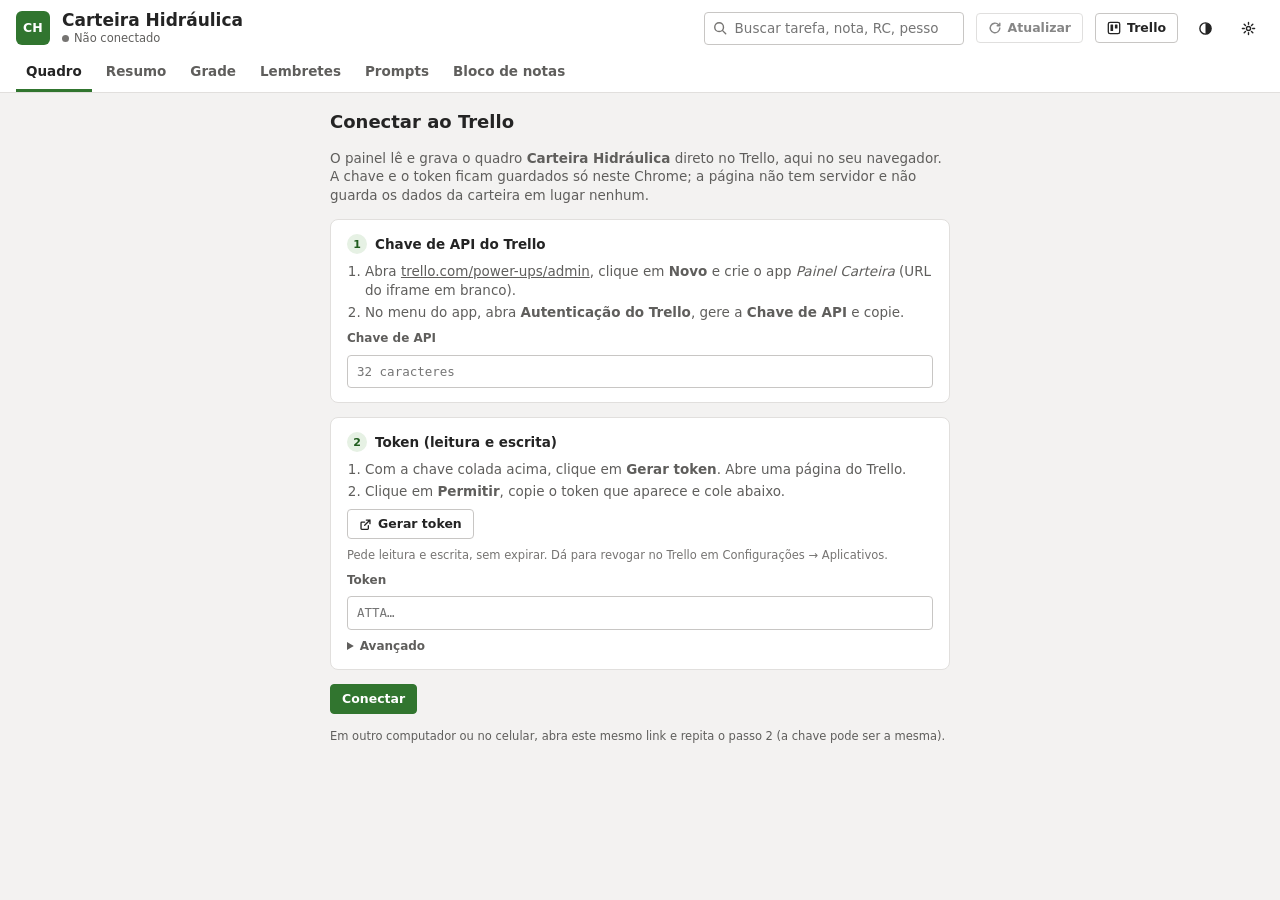
<file: index.html>
<!doctype html>
<html lang="pt-BR">
<head>
<meta charset="utf-8">
<meta name="viewport" content="width=device-width,initial-scale=1">
<meta name="robots" content="noindex,nofollow">
<meta name="referrer" content="no-referrer">
<meta http-equiv="Content-Security-Policy" content="default-src 'none'; script-src 'unsafe-inline'; style-src 'unsafe-inline'; connect-src https://api.trello.com; frame-src 'self'; img-src data:; base-uri 'none'; form-action 'none'">
<title>Carteira Hidráulica</title>
<link rel="icon" href="data:image/svg+xml,%3Csvg xmlns='http://www.w3.org/2000/svg' viewBox='0 0 32 32'%3E%3Crect width='32' height='32' rx='7' fill='%2331752f'/%3E%3Ctext x='16' y='21' font-family='Segoe UI,Arial' font-size='13' font-weight='700' fill='white' text-anchor='middle'%3ECH%3C/text%3E%3C/svg%3E">
<style>
:root{
  --bg:#f3f2f1; --surface:#ffffff; --surface-2:#faf9f8; --fg:#242424; --fg-2:#5f5e5c; --fg-3:#767472;
  --line:#e1dfdd; --line-2:#c8c6c4; --col-bg:#e9e7e4;
  --accent:#31752f; --accent-strong:#1f5c1d; --accent-soft:#e6f1e4; --on-accent:#ffffff;
  --late:#c4314b; --on-late:#ffffff; --late-bg:#fdf0f2; --late-bd:#eab0bb;
  --today:#c25000; --on-today:#ffffff; --today-bg:#fdf3eb; --today-bd:#f0c19d;
  --soon:#835c00; --soon-bg:#fbf4df;
  --urg:#b0008f; --on-urg:#ffffff; --urg-bg:#fcebf8; --urg-bd:#e5a3d8;
  --and:#8a6d00; --and-bg:#fbf1c7;
  --plat2:#0f6cbd; --plat2-bg:#e3eefa; --plat1:#7a4fb3; --plat1-bg:#efe7f9; --plat3:#a4511d; --plat3-bg:#fbede3;
  --wait-long:#3d5a80; --wait-long-bg:#e8eef6;
  --bar:#2f6db0; --bar-late:#c4314b; --track:#ecebe9;
  --shadow:0 1px 2px rgba(0,0,0,.08),0 0 1px rgba(0,0,0,.12);
  --shadow-h:0 4px 11.5px rgba(0,0,0,.13),0 0 2px rgba(0,0,0,.12);
  --scrim:rgba(0,0,0,.28);
  --font:"Segoe UI",system-ui,-apple-system,"Helvetica Neue",Arial,sans-serif;
  color-scheme:light;
}
@media (prefers-color-scheme: dark){:root:not([data-theme="light"]){
  --bg:#1b1a19; --surface:#2a2928; --surface-2:#242322; --fg:#f3f2f1; --fg-2:#c8c6c4; --fg-3:#a19f9d;
  --line:#3b3a39; --line-2:#5c5a58; --col-bg:#232221;
  --accent:#6fb46d; --accent-strong:#93cf90; --accent-soft:#22361f; --on-accent:#0c1e0b;
  --late:#ff8597; --on-late:#2b0b11; --late-bg:#3a1d23; --late-bd:#6e2f3b;
  --today:#f4a161; --on-today:#2b1505; --today-bg:#38281b; --today-bd:#6b4527;
  --soon:#e2bf63; --soon-bg:#322d1a;
  --urg:#f28ee0; --on-urg:#2b0625; --urg-bg:#37182f; --urg-bd:#6e2c61;
  --and:#e8cf6a; --and-bg:#353016;
  --plat2:#86bbf0; --plat2-bg:#1b2e44; --plat1:#c4a8ee; --plat1-bg:#2e2342; --plat3:#f0a877; --plat3-bg:#3c291c;
  --wait-long:#9fbbe0; --wait-long-bg:#1f2a3a;
  --bar:#4f8fd6; --bar-late:#e5566e; --track:#353433;
  --shadow:0 1px 2px rgba(0,0,0,.5),0 0 1px rgba(0,0,0,.6);
  --shadow-h:0 4px 13.5px rgba(0,0,0,.55),0 0 2px rgba(0,0,0,.6);
  --scrim:rgba(0,0,0,.5);
  color-scheme:dark;
}}
:root[data-theme="dark"]{
  --bg:#1b1a19; --surface:#2a2928; --surface-2:#242322; --fg:#f3f2f1; --fg-2:#c8c6c4; --fg-3:#a19f9d;
  --line:#3b3a39; --line-2:#5c5a58; --col-bg:#232221;
  --accent:#6fb46d; --accent-strong:#93cf90; --accent-soft:#22361f; --on-accent:#0c1e0b;
  --late:#ff8597; --on-late:#2b0b11; --late-bg:#3a1d23; --late-bd:#6e2f3b;
  --today:#f4a161; --on-today:#2b1505; --today-bg:#38281b; --today-bd:#6b4527;
  --soon:#e2bf63; --soon-bg:#322d1a;
  --urg:#f28ee0; --on-urg:#2b0625; --urg-bg:#37182f; --urg-bd:#6e2c61;
  --and:#e8cf6a; --and-bg:#353016;
  --plat2:#86bbf0; --plat2-bg:#1b2e44; --plat1:#c4a8ee; --plat1-bg:#2e2342; --plat3:#f0a877; --plat3-bg:#3c291c;
  --wait-long:#9fbbe0; --wait-long-bg:#1f2a3a;
  --bar:#4f8fd6; --bar-late:#e5566e; --track:#353433;
  --shadow:0 1px 2px rgba(0,0,0,.5),0 0 1px rgba(0,0,0,.6);
  --shadow-h:0 4px 13.5px rgba(0,0,0,.55),0 0 2px rgba(0,0,0,.6);
  --scrim:rgba(0,0,0,.5);
  color-scheme:dark;
}
*{box-sizing:border-box}
html,body{height:100%;margin:0}
body{background:var(--bg);color:var(--fg);font-family:var(--font);font-size:13.5px;line-height:1.4;-webkit-font-smoothing:antialiased}
button,input,select{font:inherit;color:inherit}
button{cursor:pointer}
a{color:inherit}
:focus-visible{outline:2px solid var(--accent);outline-offset:2px}
.num{font-variant-numeric:tabular-nums}
[hidden]{display:none!important}

/* ---------- barra do plano ---------- */
.app{display:flex;flex-direction:column;height:100%;min-height:0}
.top{background:var(--surface);border-bottom:1px solid var(--line);padding:10px 16px 0;display:flex;flex-direction:column;gap:8px}
.plan-row{display:flex;align-items:center;gap:12px;flex-wrap:wrap}
.tile{width:34px;height:34px;border-radius:6px;background:var(--accent);color:var(--on-accent);display:grid;place-items:center;font-weight:700;font-size:12.5px;letter-spacing:.02em;flex:none}
.plan-name{min-width:0}
.plan-name h1{margin:0;font-size:17px;font-weight:700;line-height:1.2}
.plan-name p{margin:0;font-size:11.5px;color:var(--fg-2);display:flex;gap:6px;align-items:center;flex-wrap:wrap}
.sync{display:inline-flex;align-items:center;gap:5px}
.sync i{width:7px;height:7px;border-radius:50%;background:var(--accent);display:inline-block}
.sync.err i{background:var(--late)}
.sync.off i{background:var(--fg-3)}
.sync.busy i{background:var(--today);animation:pulse 1s ease-in-out infinite}
@keyframes pulse{50%{opacity:.3}}
@media (prefers-reduced-motion:reduce){.sync.busy i{animation:none}}
.spacer{flex:1}
.search{display:flex;align-items:center;gap:6px;border:1px solid var(--line-2);border-radius:4px;padding:5px 8px;background:var(--surface);min-width:0;flex:0 1 260px}
.search input{border:0;background:transparent;outline:0;min-width:0;width:100%}
.search svg{flex:none;color:var(--fg-3)}
.btn{border:1px solid var(--line-2);background:var(--surface);border-radius:4px;padding:5.5px 11px;font-weight:600;font-size:12.5px;display:inline-flex;align-items:center;gap:6px;white-space:nowrap;text-decoration:none}
.btn:hover{background:var(--surface-2)}
.btn.primary{background:var(--accent);border-color:var(--accent);color:var(--on-accent)}
.btn.primary:hover{background:var(--accent-strong);border-color:var(--accent-strong)}
.btn.ghost{border-color:transparent;background:transparent}
.btn.ghost:hover{background:var(--surface-2)}
.btn.icon{padding:5.5px 7px}
.btn:disabled{opacity:.55;cursor:default}
.tabs-row{display:flex;align-items:flex-end;gap:8px;flex-wrap:wrap}
.tabs{display:flex;gap:4px;overflow-x:auto;scrollbar-width:none}
.tab{border:0;background:transparent;padding:7.5px 10px 8.5px;font-weight:600;color:var(--fg-2);border-bottom:3px solid transparent;white-space:nowrap}
a.tab{text-decoration:none;display:inline-block}
.tab[aria-selected="true"]{color:var(--fg);border-bottom-color:var(--accent)}
.tab:hover{color:var(--fg)}
.ro-tag{margin-left:auto;align-self:center;font-size:11px;font-weight:600;color:var(--fg-3);padding-bottom:6px;display:inline-flex;gap:5px;align-items:center}

/* ---------- faixa de lembretes ---------- */
.strip{display:flex;gap:8px;padding:9.5px 16px;flex-wrap:wrap;align-items:center;border-bottom:1px solid var(--line);background:var(--surface-2)}
.chip{border:1px solid var(--line-2);background:var(--surface);border-radius:999px;padding:4px 10px;font-size:12px;display:inline-flex;align-items:center;gap:6px;font-weight:500}
.chip b{font-weight:700}
.chip[aria-pressed="true"]{outline:2px solid var(--fg);outline-offset:0}
.chip.late{background:var(--late-bg);border-color:var(--late-bd);color:var(--late)}
.chip.today{background:var(--today-bg);border-color:var(--today-bd);color:var(--today)}
.chip.soon{background:var(--soon-bg);color:var(--soon)}
.chip.urg{background:var(--urg-bg);border-color:var(--urg-bd);color:var(--urg)}
.chip.and{background:var(--and-bg);color:var(--and)}
.dot{width:7.5px;height:7.5px;border-radius:50%;background:currentColor;flex:none}
.strip .sep{width:1px;height:19px;background:var(--line-2);margin-inline:4px}
.lb-toggle{border:1px solid transparent;border-radius:4px;padding:3px 8px;font-size:11.5px;font-weight:700}
.lb-toggle.plat2{color:var(--plat2);background:var(--plat2-bg)}
.lb-toggle.plat1{color:var(--plat1);background:var(--plat1-bg)}
.lb-toggle.plat3{color:var(--plat3);background:var(--plat3-bg)}
.lb-toggle.none{color:var(--fg-2);background:var(--surface);border-color:var(--line-2)}
.lb-toggle[aria-pressed="false"]{opacity:.5;border-color:var(--line-2);background:var(--surface)!important;color:var(--fg-2)!important;text-decoration:line-through}
.wait-sel{border:1px solid var(--line-2);border-radius:4px;padding:3px 6px;font-size:12px;background:var(--surface);max-width:190px}
.today-label{font-size:11.5px;color:var(--fg-2);margin-left:auto}
.clear{border:0;background:transparent;color:var(--accent-strong);font-weight:600;font-size:12px;padding:2px 4px}

/* ---------- quadro ---------- */
.main{flex:1;min-height:0;overflow:hidden;display:flex;flex-direction:column}
.board{flex:1;min-height:0;overflow-x:auto;overflow-y:hidden;display:flex;gap:24px;padding:18px 22px 22px;align-items:flex-start}
.col{flex:0 0 300px;max-height:100%;display:flex;flex-direction:column;border-radius:9.5px;min-width:0;background:var(--col-bg);padding:11.5px 11.5px 4px}
.col-head{display:flex;align-items:center;gap:6px;padding:4px 4px 6px}
.col-step{display:inline-grid;place-items:center;min-width:19px;height:19px;border-radius:50%;background:var(--accent-soft);color:var(--accent-strong);font-size:11px;font-weight:700;flex:none}
.col-title{font-weight:700;font-size:14px;min-width:0;overflow:hidden;text-overflow:ellipsis;white-space:nowrap;margin:0}
.col-count{font-size:11.5px;color:var(--fg-2);font-weight:600;flex:none}
.col-late{font-size:11px;font-weight:700;color:var(--late);background:var(--late-bg);border-radius:999px;padding:1px 6.5px;white-space:nowrap;flex:none;margin-left:auto}
.col-desc{font-size:11px;color:var(--fg-2);line-height:1.35;padding:0 5.5px 8px;text-wrap:pretty}
.cards{overflow-y:auto;display:flex;flex-direction:column;gap:10px;padding:2px 2px 9.5px;min-height:38px}
.col-empty{color:var(--fg-3);font-size:12px;padding:6px}
.card{background:var(--surface);border:1px solid transparent;border-radius:7.5px;box-shadow:var(--shadow);padding:11px 11px 9px;display:flex;flex-direction:column;gap:6px;cursor:pointer;text-align:left;width:100%}
.card:hover{box-shadow:var(--shadow-h)}
.card.late{background:var(--surface);background:color-mix(in srgb,var(--late) 6%,var(--surface));border-color:var(--late)}
.card.today{background:var(--surface);background:color-mix(in srgb,var(--today) 6%,var(--surface));border-color:var(--today)}
.card.urg{background:var(--urg-bg);border-color:var(--urg-bd);box-shadow:0 0 0 1px var(--urg-bd),var(--shadow)}
.card.next{box-shadow:0 0 0 2px var(--accent),var(--shadow)}
.card.done .c-title{text-decoration:line-through;color:var(--fg-3)}
.labels{display:flex;gap:4px;flex-wrap:wrap;align-items:center}
.lb{font-size:10.5px;font-weight:700;padding:1px 6.5px;border-radius:3px;letter-spacing:.02em}
.lb.plat2{color:var(--plat2);background:var(--plat2-bg)}
.lb.plat1{color:var(--plat1);background:var(--plat1-bg)}
.lb.plat3{color:var(--plat3);background:var(--plat3-bg)}
.lb.other{color:var(--fg-2);background:var(--surface-2);border:1px solid var(--line)}
.next-tag{font-size:10.5px;font-weight:700;text-transform:uppercase;letter-spacing:.04em;color:var(--accent-strong);background:var(--accent-soft);border-radius:3px;padding:1px 6px}
.c-main{display:flex;gap:7.5px;align-items:flex-start}
.ring{flex:none;width:17px;height:17px;border-radius:50%;border:1.5px solid var(--fg-3);margin-top:1px;display:grid;place-items:center;color:var(--on-accent)}
.ring.and{background:conic-gradient(var(--accent) 0 50%,transparent 50% 100%);border-color:var(--accent)}
.ring.ok{background:var(--accent);border-color:var(--accent)}
.c-title{font-weight:600;font-size:13.5px;line-height:1.38;overflow-wrap:anywhere;min-width:0}
.c-flag{font-size:11px;font-weight:700;padding-left:25px}
.c-flag.late{color:var(--late)} .c-flag.today{color:var(--today)} .c-flag.urg{color:var(--urg);text-transform:uppercase;letter-spacing:.02em;font-weight:800}
.c-note{font-size:11.5px;line-height:1.42;color:var(--fg-2);display:-webkit-box;-webkit-line-clamp:3;-webkit-box-orient:vertical;overflow:hidden;overflow-wrap:anywhere;padding-left:25px}
.c-foot{display:flex;align-items:center;gap:10px;flex-wrap:wrap;padding-left:25px;font-size:11.5px;color:var(--fg-2)}
.due{display:inline-flex;align-items:center;gap:4px;border-radius:3px;padding:1px 5.5px 1px 4px;font-weight:600}
.due.late{background:var(--late);color:var(--on-late)}
.due.today{background:var(--today);color:var(--on-today)}
.due.urg{background:var(--urg);color:var(--on-urg)}
.due.soon{background:var(--soon-bg);color:var(--soon)}
.due.none{color:var(--fg-3);font-weight:500}
.meta{display:inline-flex;align-items:center;gap:3px;min-width:0}
.since.long{color:var(--wait-long);font-weight:700}
.done-toggle{border:0;background:transparent;color:var(--fg-2);font-weight:600;font-size:12px;padding:5.5px 4px;text-align:left;display:flex;align-items:center;gap:4px}
.done-toggle svg{transition:transform .15s}
.done-toggle[aria-expanded="true"] svg{transform:rotate(90deg)}

/* ---------- resumo ---------- */
.scroll{flex:1;min-height:0;overflow:auto;padding:16px 16px 26px}
.dash{max-width:1180px;margin:0 auto;display:flex;flex-direction:column;gap:16px}
.kpis{display:grid;grid-template-columns:repeat(auto-fit,minmax(150px,1fr));gap:10px}
.kpi{background:var(--surface);border:1px solid var(--line);border-radius:8px;padding:12px 14px;text-align:left;display:flex;flex-direction:column;gap:2px}
.kpi:hover{box-shadow:var(--shadow-h)}
.kpi span{font-size:12px;font-weight:600;color:var(--fg-2);display:flex;gap:6px;align-items:center}
.kpi b{font-size:26px;font-weight:700;line-height:1.15;font-variant-numeric:tabular-nums}
.kpi small{font-size:11.5px;color:var(--fg-3)}
.kpi.late{border-color:var(--late-bd)} .kpi.late b{color:var(--late)}
.kpi.today b{color:var(--today)}
.kpi.urg b{color:var(--urg)}
.panels{display:grid;grid-template-columns:repeat(auto-fit,minmax(340px,1fr));gap:16px}
.panel{background:var(--surface);border:1px solid var(--line);border-radius:8px;padding:14px 16px 12px;min-width:0}
.panel h2{margin:0 0 4px;font-size:14px;font-weight:700}
.panel .sub{margin:0 0 12px;font-size:11.5px;color:var(--fg-2)}
.legend{display:flex;gap:14px;flex-wrap:wrap;font-size:11.5px;color:var(--fg-2);margin:0 0 10px}
.legend span{display:inline-flex;align-items:center;gap:6px}
.legend i{width:10px;height:10px;border-radius:2px;display:inline-block}
.brow{display:grid;grid-template-columns:minmax(0,1fr) auto;grid-template-areas:"l v" "b b";gap:4px 10px;align-items:center;padding:6px 6px 8px;border-radius:5px;width:100%;border:0;background:transparent;text-align:left}
button.brow:hover{background:var(--surface-2)}
.brow .bl{grid-area:l;font-size:12.5px;font-weight:600;overflow:hidden;text-overflow:ellipsis;white-space:nowrap}
.brow .bv{grid-area:v;font-size:12px;color:var(--fg-2);font-variant-numeric:tabular-nums;white-space:nowrap;text-align:right}
.brow .bv b{color:var(--fg)}
.bar{grid-area:b;display:flex;gap:2px;height:10px;align-items:stretch;min-width:0}
.bar i{display:block;height:100%;min-width:3px}
.bar i:first-child{border-radius:0}
.bar i:last-child{border-radius:0 4px 4px 0}
.bar .on{background:var(--bar)}
.bar .lt{background:var(--bar-late)}
.stale{display:flex;flex-direction:column}
.srow{display:grid;grid-template-columns:62px minmax(0,1fr);gap:4px 12px;padding:8px 4px;border-bottom:1px solid var(--line);cursor:pointer;border-left:0;border-right:0;border-top:0;background:transparent;text-align:left;width:100%}
.srow:last-child{border-bottom:0}
.srow:hover{background:var(--surface-2)}
.srow .d{font-weight:700;font-size:13px;font-variant-numeric:tabular-nums}
.srow .d small{display:block;font-size:10.5px;font-weight:600;color:var(--fg-3)}
.srow .t{font-weight:600;overflow-wrap:anywhere}
.srow .s{font-size:11.5px;color:var(--fg-2)}

/* ---------- grade ---------- */
.tbl-wrap{overflow-x:auto;background:var(--surface);border:1px solid var(--line);border-radius:6px}
table{border-collapse:collapse;width:100%;min-width:900px}
th,td{text-align:left;padding:7.5px 10px;border-bottom:1px solid var(--line);vertical-align:top}
th{font-size:11.5px;color:var(--fg-2);font-weight:600;white-space:nowrap;background:var(--surface-2);position:sticky;top:0}
th button{border:0;background:transparent;font-weight:600;color:inherit;padding:0;display:inline-flex;gap:4px;align-items:center}
tbody tr{cursor:pointer}
tbody tr:hover td{background:var(--surface-2)}
tr.late td{background:var(--late-bg)}
tr.today td{background:var(--today-bg)}
tr.urg td{background:var(--urg-bg)}
td.t{font-weight:600;max-width:330px;overflow-wrap:anywhere}
td.n{color:var(--fg-2);font-size:12px;max-width:320px;overflow-wrap:anywhere}
td.dd{white-space:nowrap;font-variant-numeric:tabular-nums}

/* ---------- lembretes ---------- */
.rem{max-width:880px;margin:0 auto;display:flex;flex-direction:column;gap:18px}
.rem h2{margin:0 0 8px;font-size:14px;display:flex;gap:8px;align-items:center}
.rem h2 .n{font-size:11.5px;color:var(--fg-2);font-weight:600}
.rem h2.late{color:var(--late)} .rem h2.today{color:var(--today)}
.rlist{background:var(--surface);border:1px solid var(--line);border-radius:6px;overflow:hidden}
.ritem{display:grid;grid-template-columns:92px minmax(0,1fr);gap:4px 14px;padding:9.5px 12px;border-bottom:1px solid var(--line);cursor:pointer;align-items:start;width:100%;background:transparent;border-left:0;border-right:0;border-top:0;text-align:left}
.ritem:last-child{border-bottom:0}
.ritem:hover{background:var(--surface-2)}
.ritem .rdate{font-weight:700;font-size:12.5px;font-variant-numeric:tabular-nums}
.ritem .rdate small{display:block;font-weight:600;font-size:11px;color:var(--fg-2)}
.ritem.late .rdate{color:var(--late)} .ritem.today .rdate{color:var(--today)} .ritem.urg .rdate{color:var(--urg)}
.ritem .rt{font-weight:600;overflow-wrap:anywhere}
.ritem .rs{font-size:12px;color:var(--fg-2);overflow-wrap:anywhere}
.ritem .rb{font-size:11px;color:var(--fg-3);font-weight:600;text-transform:uppercase;letter-spacing:.04em;display:flex;gap:6px;flex-wrap:wrap;align-items:center;margin-top:2px}
.empty{padding:16px;color:var(--fg-2);font-size:12.5px}

/* ---------- painel de detalhes ---------- */
.scrim{position:fixed;inset:0;background:var(--scrim);z-index:20}
.drawer{position:fixed;top:0;right:0;bottom:0;width:min(540px,100%);background:var(--surface);z-index:21;box-shadow:-8px 0 23px rgba(0,0,0,.18);display:flex;flex-direction:column}
.d-head{display:flex;align-items:center;gap:8px;padding:11px 16px;border-bottom:1px solid var(--line)}
.d-head .bucket-name{font-size:11.5px;color:var(--fg-2);font-weight:600;min-width:0;overflow:hidden;text-overflow:ellipsis;white-space:nowrap}
.d-body{flex:1;overflow-y:auto;padding:14px 16px 24px;display:flex;flex-direction:column;gap:16px;min-height:0}
.d-title{font-size:17px;font-weight:700;margin:0;line-height:1.35;overflow-wrap:anywhere}
.d-banner{border-radius:6px;padding:7.5px 10px;font-weight:600;font-size:12.5px}
.d-banner.late{background:var(--late-bg);color:var(--late);border:1px solid var(--late-bd)}
.d-banner.today{background:var(--today-bg);color:var(--today);border:1px solid var(--today-bd)}
.d-banner.urg{background:var(--urg-bg);color:var(--urg);border:1px solid var(--urg-bd)}
.fields{display:grid;grid-template-columns:repeat(3,minmax(0,1fr));gap:12px 10px}
@media (max-width:520px){.fields{grid-template-columns:repeat(2,minmax(0,1fr))}}
.f{display:flex;flex-direction:column;gap:3px;min-width:0}
.f > span,.sec-label{font-size:11.5px;font-weight:600;color:var(--fg-2)}
.f > div{font-weight:600;overflow-wrap:anywhere}
.refs{display:flex;gap:6px;flex-wrap:wrap}
.ref{border:1px solid var(--line-2);background:var(--surface-2);border-radius:4px;padding:3px 8px;font-size:12px;display:inline-flex;gap:5px;align-items:center}
.ref b{font-weight:700;color:var(--fg-2)}
.ref:hover{border-color:var(--accent)}
.ck{display:flex;flex-direction:column;gap:4px;margin-top:6px}
.ck div{display:flex;gap:8px;align-items:flex-start;font-size:13px}
.ck i{flex:none;width:15px;height:15px;border-radius:3px;border:1.5px solid var(--fg-3);margin-top:2px;display:grid;place-items:center;color:var(--on-accent)}
.ck .on i{background:var(--accent);border-color:var(--accent)}
.ck .on span{text-decoration:line-through;color:var(--fg-3)}
.hist{display:flex;flex-direction:column;border-left:2px solid var(--line);margin-top:6px}
.hist div{padding:3px 0 7px 12px;font-size:13px;line-height:1.45;overflow-wrap:anywhere}
.hist b{font-variant-numeric:tabular-nums;color:var(--fg-2);margin-right:4px}
.hist .mv{color:var(--fg-3);font-size:12px}
.hist div:first-child{font-weight:600}

/* ---------- conexão ---------- */
.setup{max-width:620px;margin:0 auto;display:flex;flex-direction:column;gap:14px}
.setup h2{margin:0;font-size:18px}
.setup p{margin:0;color:var(--fg-2)}
.step{background:var(--surface);border:1px solid var(--line);border-radius:8px;padding:14px 16px;display:flex;flex-direction:column;gap:8px}
.step h3{margin:0;font-size:13.5px;display:flex;gap:8px;align-items:center}
.step h3 .col-step{width:20px;height:20px}
.step ol{margin:0;padding-left:18px;color:var(--fg-2);display:flex;flex-direction:column;gap:3px}
.step label{font-size:12px;font-weight:600;color:var(--fg-2)}
.step input{border:1px solid var(--line-2);border-radius:4px;padding:7px 9px;background:var(--surface);width:100%;font-family:ui-monospace,Consolas,monospace;font-size:12.5px}
.step input:focus{border-color:var(--accent);outline:0}
.row{display:flex;gap:8px;align-items:center;flex-wrap:wrap}
.msg{border-radius:6px;padding:8px 10px;font-size:12.5px;font-weight:600}
.msg.err{background:var(--late-bg);color:var(--late);border:1px solid var(--late-bd)}
.msg.ok{background:var(--accent-soft);color:var(--accent-strong)}
.fine{font-size:11.5px;color:var(--fg-3)}
details.adv summary{cursor:pointer;font-size:12px;font-weight:600;color:var(--fg-2)}
.banner{margin:10px 16px 0;border-radius:6px;padding:8px 12px;font-size:12.5px;font-weight:600;background:var(--late-bg);color:var(--late);border:1px solid var(--late-bd);display:flex;gap:10px;align-items:center;flex-wrap:wrap}
.loading{display:flex;gap:24px;padding:18px 22px}
.skel{flex:0 0 300px;height:320px;border-radius:9.5px;background:var(--col-bg);opacity:.7}
.toast{position:fixed;left:50%;bottom:22px;transform:translateX(-50%);background:var(--fg);color:var(--bg);padding:8px 14px;border-radius:6px;font-weight:600;font-size:12.5px;z-index:40;box-shadow:var(--shadow-h)}
@media (max-width:640px){.search{flex:1 1 100%;order:5}.today-label{display:none}.ro-tag{display:none}.col{flex:0 0 88vw}}

/* ---------- painel de notas (à direita do quadro) ---------- */
.work{flex:1;min-height:0;display:flex}
.work > .main{flex:1 1 auto;min-width:0}
.work.q > .main{flex:0 1 auto}
.np{flex:1 1 340px;min-width:340px;max-width:640px;margin-left:auto;display:flex;flex-direction:column;min-height:0;background:var(--surface);border-left:1px solid var(--line)}
.np-head{display:flex;align-items:center;gap:8px;padding:9px 10px 9px 14px;border-bottom:1px solid var(--line)}
.np-head h2{margin:0;font-size:14px;font-weight:700}
.np-head .fine{font-size:11.5px;color:var(--fg-3)}
.np-badge{font-size:10.5px;font-weight:700;padding:0 7px;border-radius:9px;background:var(--accent);color:var(--on-accent);line-height:17px}
.np-frame{flex:1;min-height:0;border:0;width:100%;display:block;background:var(--bg)}
.np-scrim{position:fixed;inset:0;background:var(--scrim);z-index:24}
#btnNotas .np-badge{margin-left:2px}
@media (max-width:2299px){.np{position:fixed;top:0;right:0;bottom:0;width:min(420px,100%);min-width:0;max-width:none;margin-left:0;z-index:25;box-shadow:-8px 0 23px rgba(0,0,0,.18);border-left:0}}
@media print{.np,.np-scrim{display:none!important}}
@media print{.top .btn,.strip,.tabs{display:none}}

/* ---------- edição ---------- */
.inp{border:1px solid var(--line-2);border-radius:4px;padding:5.5px 8px;background:var(--surface);min-width:0;width:100%;font-size:13px}
.inp:focus{border-color:var(--accent);outline:0}
.inp:disabled{opacity:.6}
textarea.inp{resize:vertical;min-height:70px;line-height:1.45;font-family:inherit}
select.inp{padding:5px 6px}
.d-body > *{flex-shrink:0}
.d-title-in{font-size:17px;font-weight:700;line-height:1.35;border:1px solid transparent;border-radius:4px;padding:3px 6px;margin-left:-7px;width:calc(100% + 7px);background:transparent;resize:none;overflow:hidden;font-family:inherit;color:inherit;min-height:2.1em}
.d-title-in:hover:not(:disabled){border-color:var(--line-2)}
.d-title-in:focus{border-color:var(--accent);outline:0;background:var(--surface)}
.d-move{border:1px solid var(--line-2);border-radius:4px;padding:3px 6px;background:var(--surface);font-size:12px;font-weight:600;color:var(--fg-2);min-width:0;max-width:260px}
.acts{display:flex;gap:6px;flex-wrap:wrap;align-items:center}
.tg{border:1px solid var(--line-2);background:var(--surface);border-radius:4px;padding:4px 9px;font-size:12px;font-weight:700;color:var(--fg-2);display:inline-flex;gap:5px;align-items:center}
.tg:hover:not(:disabled){border-color:var(--fg-3)}
.tg:disabled{opacity:.55;cursor:default}
.tg.plat1[aria-pressed="true"]{color:var(--plat1);background:var(--plat1-bg);border-color:transparent}
.tg.plat2[aria-pressed="true"]{color:var(--plat2);background:var(--plat2-bg);border-color:transparent}
.tg.plat3[aria-pressed="true"]{color:var(--plat3);background:var(--plat3-bg);border-color:transparent}
.tg.and[aria-pressed="true"]{color:var(--and);background:var(--and-bg);border-color:transparent}
.tg.ok[aria-pressed="true"]{color:var(--on-accent);background:var(--accent);border-color:var(--accent)}
.tg .sq{width:12px;height:12px;border-radius:50%;border:1.5px solid currentColor;display:inline-block}
.tg[aria-pressed="true"] .sq{background:currentColor}
.log{background:var(--surface-2);border:1px solid var(--line);border-radius:6px;padding:10px;display:flex;flex-direction:column;gap:7px}
.log .row{display:flex;gap:6px;align-items:center}
.log input[type=date]{width:auto;flex:none}
.fld{display:flex;flex-direction:column;gap:3px;min-width:0}
.fld > span{font-size:11.5px;font-weight:600;color:var(--fg-2)}
.fld .ro{font-weight:600;padding:5.5px 0}
.due-row{display:flex;gap:4px;align-items:center}
.due-row .inp{flex:1}
.x-btn{border:0;background:transparent;color:var(--fg-3);padding:3px;border-radius:3px;display:inline-grid;place-items:center}
.x-btn:hover:not(:disabled){color:var(--late);background:var(--late-bg)}
.ref .x-btn{padding:1px;margin-left:2px}
.ref-copy{border:0;background:transparent;color:inherit;padding:0;display:inline-flex;gap:5px;align-items:baseline;font-size:12px}
.ref-copy b{font-weight:700;color:var(--fg-2)}
.add-row{display:flex;gap:6px;align-items:center;margin-top:8px}
.add-row select{flex:none;width:auto}
.ck div .x-btn{margin-left:auto;opacity:0}
.ck div:hover .x-btn,.ck div .x-btn:focus{opacity:1}
.ck .box{flex:none;width:16px;height:16px;border-radius:3px;border:1.5px solid var(--fg-3);margin-top:2px;display:grid;place-items:center;color:var(--on-accent);background:transparent;padding:0}
.ck .on .box{background:var(--accent);border-color:var(--accent)}
.ck .box:disabled{cursor:default}
.raw-link{border:0;background:transparent;color:var(--accent-strong);font-weight:600;font-size:12px;padding:0}
.d-foot{display:flex;gap:8px;align-items:center;flex-wrap:wrap;border-top:1px solid var(--line);padding-top:12px}
.confirm-box{display:flex;gap:8px;align-items:center;flex-wrap:wrap;background:var(--late-bg);border:1px solid var(--late-bd);color:var(--late);border-radius:6px;padding:8px 10px;font-weight:600;font-size:12.5px}
.col-add{margin-left:6px;border:0;background:var(--surface);box-shadow:var(--shadow);border-radius:4px;width:24px;height:24px;display:grid;place-items:center;color:var(--accent-strong);flex:none;padding:0}
.col-add:hover{box-shadow:var(--shadow-h)}
.col-late + .col-add{margin-left:6px}
.col-head .col-late{margin-left:auto}
.col.drop{background:var(--accent-soft);outline:2px dashed var(--accent);outline-offset:-2px}
.card.dragging{opacity:.4}
.card[draggable="true"]{cursor:grab}
.ring{padding:0;background:transparent}
button.ring:hover:not(:disabled){border-color:var(--accent);background:var(--accent-soft)}
button.ring.ok:hover{background:var(--accent)}
.toast{display:flex;gap:12px;align-items:center}
.toast button{border:0;background:transparent;color:inherit;font-weight:700;text-decoration:underline;padding:0}
.toast.err{background:var(--late);color:var(--on-late)}
.ro-banner{margin:10px 16px 0;border-radius:6px;padding:8px 12px;font-size:12.5px;font-weight:600;background:var(--soon-bg);color:var(--soon);display:flex;gap:10px;align-items:center;flex-wrap:wrap}
.form-grid{display:grid;grid-template-columns:repeat(2,minmax(0,1fr));gap:12px 10px}
@media (max-width:520px){.form-grid{grid-template-columns:minmax(0,1fr)}}
.req{color:var(--late)}
/* prazo nas checks (@dd/mm no fim do item) */
.ck div > .ck-name{flex:1;min-width:0;overflow-wrap:anywhere}
.ck-due{flex:none;display:inline-flex;align-items:center;gap:3px;font-size:11.5px;font-weight:600;border:1px solid var(--line-2);border-radius:4px;padding:0 5px;color:var(--fg-2);white-space:nowrap;line-height:18px;margin-top:0}
.ck-due.late{border-color:var(--late);color:var(--late)}
.ck-due.today{border-color:var(--today);color:var(--today)}
.ck-due.add{border-style:dashed;color:var(--fg-3);font-weight:500}
.ck .on .ck-due{border-color:var(--line);color:var(--fg-3)}
.ck-pick{position:relative;display:inline-flex;align-items:center;gap:3px;cursor:pointer}
.ck-pick input{position:absolute;inset:0;width:100%;height:100%;opacity:0;border:0;padding:0;margin:0;cursor:pointer;font-size:16px}
.ck div .ck-due .x-btn{padding:1px;margin:0 -2px 0 1px;opacity:1}
@media (hover:hover){.ck div .ck-due.add{opacity:0}.ck div:hover .ck-due.add,.ck-due.add:focus-within{opacity:1}}
.c-ck{margin-left:25px;display:flex;align-items:center;gap:5px;font-size:11.5px;color:var(--fg-2);border:1px solid var(--line-2);border-radius:4px;padding:2px 6px;min-width:0}
.c-ck b{font-weight:700;flex:none;font-variant-numeric:tabular-nums}
.c-ck .ck-t{white-space:nowrap;overflow:hidden;text-overflow:ellipsis;min-width:0;color:var(--fg-2)}
.c-ck small{flex:none;margin-left:auto;color:var(--fg-3);font-size:11px}
.c-ck.late{border-color:var(--late);color:var(--late)}
.c-ck.today{border-color:var(--today);color:var(--today)}
.add-row .ck-due{line-height:22px}
</style>
</head>
<body>
<div class="app">
  <header class="top">
    <div class="plan-row">
      <div class="tile" aria-hidden="true">CH</div>
      <div class="plan-name">
        <h1>Carteira Hidráulica</h1>
        <p><span class="sync off" id="sync"><i></i><span id="syncTxt">Conectando…</span></span></p>
      </div>
      <div class="spacer"></div>
      <label class="search" title="Atalho: /">
        <svg width="14" height="14" viewBox="0 0 16 16" aria-hidden="true"><circle cx="7" cy="7" r="5" fill="none" stroke="currentColor" stroke-width="1.6"/><path d="M11 11l3.5 3.5" stroke="currentColor" stroke-width="1.6" stroke-linecap="round"/></svg>
        <input id="q" type="search" placeholder="Buscar tarefa, nota, RC, pessoa…" autocomplete="off" aria-label="Buscar">
      </label>
      <button class="btn primary" id="btnNew" type="button" data-act="new" title="Nova tarefa (N)" hidden>
        <svg width="13" height="13" viewBox="0 0 16 16" aria-hidden="true"><path d="M8 2.5v11M2.5 8h11" stroke="currentColor" stroke-width="1.9" stroke-linecap="round"/></svg>Nova tarefa</button>
      <button class="btn" id="btnNotas" type="button" title="Mostrar ou recolher o painel de notas" aria-controls="np" hidden>
        <svg width="14" height="14" viewBox="0 0 16 16" aria-hidden="true"><path d="M3.5 1.5h6l3 3v10h-9z" fill="none" stroke="currentColor" stroke-width="1.5" stroke-linejoin="round"/><path d="M5.5 7.5h5M5.5 10.5h5" stroke="currentColor" stroke-width="1.5" stroke-linecap="round"/></svg>Notas<span class="np-badge" id="npBadge" hidden></span></button>
      <button class="btn" id="btnRefresh" type="button" title="Atualizar agora (R)">
        <svg width="14" height="14" viewBox="0 0 16 16" aria-hidden="true"><path d="M13.5 8a5.5 5.5 0 1 1-1.6-3.9M13.5 2.5v3h-3" fill="none" stroke="currentColor" stroke-width="1.6" stroke-linecap="round" stroke-linejoin="round"/></svg>Atualizar</button>
      <a class="btn" id="btnTrello" href="https://trello.com/b/7dtAJCuF" target="_blank" rel="noopener noreferrer" title="Abrir o quadro no Trello">
        <svg width="14" height="14" viewBox="0 0 16 16" aria-hidden="true"><rect x="1.5" y="1.5" width="13" height="13" rx="2" fill="none" stroke="currentColor" stroke-width="1.5"/><rect x="4" y="4" width="3" height="7.5" rx=".6" fill="currentColor"/><rect x="9" y="4" width="3" height="4.5" rx=".6" fill="currentColor"/></svg>Trello</a>
      <button class="btn icon ghost" id="btnTheme" type="button" title="Tema claro/escuro" aria-label="Alternar tema">
        <svg width="15" height="15" viewBox="0 0 16 16" aria-hidden="true"><circle cx="8" cy="8" r="6" fill="none" stroke="currentColor" stroke-width="1.5"/><path d="M8 2a6 6 0 0 1 0 12z" fill="currentColor"/></svg></button>
      <button class="btn icon ghost" id="btnSettings" type="button" title="Conexão com o Trello" aria-label="Conexão com o Trello">
        <svg width="15" height="15" viewBox="0 0 16 16" aria-hidden="true"><circle cx="8" cy="8" r="2.2" fill="none" stroke="currentColor" stroke-width="1.5"/><path d="M8 1.5v2M8 12.5v2M1.5 8h2M12.5 8h2M3.4 3.4l1.4 1.4M11.2 11.2l1.4 1.4M3.4 12.6l1.4-1.4M11.2 4.8l1.4-1.4" stroke="currentColor" stroke-width="1.5" stroke-linecap="round"/></svg></button>
    </div>
    <div class="tabs-row">
      <nav class="tabs" role="tablist" aria-label="Visões" id="tabs">
        <button class="tab" role="tab" data-view="quadro">Quadro</button>
        <button class="tab" role="tab" data-view="resumo">Resumo</button>
        <button class="tab" role="tab" data-view="grade">Grade</button>
        <button class="tab" role="tab" data-view="lembretes">Lembretes</button>
        <a class="tab" href="prompts/">Prompts</a>
        <a class="tab" href="notas/">Bloco de notas</a>
      </nav>
      <span class="ro-tag" id="modeTag"></span>
    </div>
  </header>
  <div id="strip"></div>
  <div id="banner"></div>
  <div class="work">
    <main class="main" id="main"></main>
    <aside class="np" id="np" aria-label="Notas" hidden>
      <div class="np-head"><h2>Notas</h2><span class="np-badge" id="npBadge2" hidden></span><span class="fine" id="npInfo"></span><span class="spacer"></span>
        <a class="btn ghost" href="notas/" title="Abrir o Bloco de notas em tela cheia">Abrir</a>
        <button class="btn icon ghost" type="button" data-np="close" title="Recolher o painel" aria-label="Recolher o painel de notas"><svg width="14" height="14" viewBox="0 0 16 16" aria-hidden="true"><path d="M4 3.5l4.5 4.5L4 12.5M8.5 3.5L13 8l-4.5 4.5" fill="none" stroke="currentColor" stroke-width="1.7" stroke-linecap="round" stroke-linejoin="round"/></svg></button></div>
    </aside>
  </div>
</div>
<div class="np-scrim" id="npScrim" data-np="close" hidden></div>
<div id="drawerRoot"></div>
<div id="toastRoot" aria-live="polite"></div>

<script>
(() => {
'use strict';

/* ---------- configuração ---------- */
const STORE = 'ch.dash.trello';
const UI_STORE = 'ch.dash.ui';
const PERM_STORE = 'ch.dash.perm';
const DEFAULT_BOARD = '7dtAJCuF';
const API = 'https://api.trello.com/1';
const REFRESH_MS = 5 * 60 * 1000;
let PLATS = [];   // plataformas = etiquetas do quadro, lidas do Trello: [{id, cls, named}]
const URG = 'Urgente amanhã';
const PRIORIDADES = [URG, 'Urgente', 'Importante', 'Média', 'Baixa'];
/* etiquetas do quadro: vermelha e amarela sem nome têm papel fixo; as outras são plataformas,
   mostradas com o nome dado no Trello (sem nome, aparecem pela cor) */
const COLOR_ROLE = {red:'urg', yellow:'and'};
const COLOR_ORDER = ['green','blue','purple','orange','sky','lime','pink','black'];
const COLOR_NAME = {green:'Verde', blue:'Azul', purple:'Roxa', orange:'Laranja', sky:'Celeste', lime:'Lima', pink:'Rosa', black:'Preta', red:'Vermelha', yellow:'Amarela'};
const REF_TYPES = ['Nota','Ordem','RC','PPG','Pedido','FWO','UF','RTI','RTA','ST','RT','NM','PTM','Oportunidade','Outro'];
const LIST_DESC = {
  'tarefas pendentes': 'Você precisa fazer a tratativa: GM, ST/SERTEC, PQS, RTA, RA, nota, cotação ou cobrança.',
  'aguardando retorno': 'Depende de resposta: aprovação, cotação, análise técnica ou medição.',
  'aguardando compra/contratacao': 'Sem pedido fechado: RC, PPG, PQS, contrato global, PATEC ou RA.',
  'aguardando entrega / reparo externo': 'Pedido feito ou item em reparo externo; material em trânsito.',
  'programar execucao': 'Material disponível; falta programação ou embarque.',
  'aguardando conclusao': 'Encaminhado; depende de outra pessoa para concluir.'
};

/* ---------- armazenamento local (só neste navegador) ---------- */
function load(k, d){ try { const v = localStorage.getItem(k); return v ? JSON.parse(v) : d; } catch(e){ return d; } }
function save(k, v){ try { localStorage.setItem(k, JSON.stringify(v)); } catch(e){} }
let conn = load(STORE, null);          // {key, token, board}
const saved = load(UI_STORE, {});
const ui = {
  view: ['quadro','resumo','grade','lembretes'].includes(saved.view) ? saved.view : 'quadro',
  q: '', quick: null, waiting: '',
  plats: new Set(Array.isArray(saved.plats) ? saved.plats : []),
  known: new Set(Array.isArray(saved.known) ? saved.known : []),
  noLabel: saved.noLabel !== false,
  open: null, newTask: null, raw: false, confirmArchive: false, dirty: false,
  doneOpen: new Set(), sort: {key:'due', dir:1}, setup: false, setupMsg: null
};
function persistUi(){ save(UI_STORE, {view: ui.view, plats: [...ui.plats], known: [...ui.known], noLabel: ui.noLabel}); }
/* plataforma que este navegador ainda não conhecia entra ligada no filtro */
function syncPlats(){
  let changed = false;
  PLATS.forEach(p => { if (!ui.known.has(p.id)){ ui.known.add(p.id); ui.plats.add(p.id); changed = true; } });
  if (changed) persistUi();
}
try { const th = localStorage.getItem('ch.dash.theme'); if (th) document.documentElement.dataset.theme = th; } catch(e){}

/* ---------- estado dos dados ---------- */
let board = null;      // {name, url, lists, tasks, labelByRole}
let lastOk = null, loading = false, again = false, lastErr = null, timer = null, saving = 0;
let perm = {checked: false, write: false};
const canWrite = () => perm.checked ? perm.write : false;

/* ---------- datas ---------- */
const pad = n => String(n).padStart(2, '0');
const isoLocal = d => `${d.getFullYear()}-${pad(d.getMonth()+1)}-${pad(d.getDate())}`;
let TODAY = isoLocal(new Date());
function dayNum(iso){ const [y,m,d] = iso.split('-').map(Number); return Date.UTC(y, m-1, d) / 864e5; }
function diffDays(iso){ return dayNum(iso) - dayNum(TODAY); }
function addDays(iso, n){ const t = new Date((dayNum(iso) + n) * 864e5); return `${t.getUTCFullYear()}-${pad(t.getUTCMonth()+1)}-${pad(t.getUTCDate())}`; }
function fmt(iso){ if (!iso) return ''; const [y,m,d] = iso.split('-'); return y === TODAY.slice(0,4) ? `${d}/${m}` : `${d}/${m}/${y.slice(2)}`; }
function fmtLong(iso){ if (!iso) return '—'; const [y,m,d] = iso.split('-'); return `${d}/${m}/${y}`; }
const ddmm = iso => `${iso.slice(8,10)}/${iso.slice(5,7)}`;
const WD = ['dom','seg','ter','qua','qui','sex','sáb'];
function weekday(iso){ return WD[new Date(dayNum(iso) * 864e5).getUTCDay()]; }
function noteISO(d, m){
  const y = Number(TODAY.slice(0, 4));
  let iso = `${y}-${pad(Number(m))}-${pad(Number(d))}`;
  if (addDays(iso, 0) !== iso) return null;
  if (iso > TODAY) iso = `${y - 1}-${iso.slice(5)}`;
  return iso;
}
/* prazo da check: "@dd/mm" (ou "@dd/mm/aa") no fim do texto do item.
   Sem ano vale o ano atual; data que já passou há mais de 60 dias conta como do ano seguinte. */
const CK_DUE_RE = /\s*@(\d{1,2})\/(\d{1,2})(?:\/(\d{4}|\d{2}))?\s*$/;
function ckISO(d, m, y){
  const yr = y ? Number(y.length === 2 ? '20' + y : y) : Number(TODAY.slice(0, 4));
  let iso = `${yr}-${pad(Number(m))}-${pad(Number(d))}`;
  if (addDays(iso, 0) !== iso) return null;
  if (!y && diffDays(iso) < -60){ iso = `${yr + 1}-${iso.slice(5)}`; if (addDays(iso, 0) !== iso) return null; }
  return iso;
}
function ckParse(raw){
  const s = String(raw || ''), m = CK_DUE_RE.exec(s);
  const iso = m ? ckISO(m[1], m[2], m[3]) : null;
  if (!iso) return {name: s.trim(), due: null};
  return {name: s.slice(0, m.index).trim() || s.trim(), due: iso};
}
function ckToken(iso){
  const [y, m, d] = iso.split('-');
  return ckISO(d, m) === iso ? `@${d}/${m}` : `@${d}/${m}/${y.slice(2)}`;
}
const ckName = (name, iso) => iso ? `${name} ${ckToken(iso)}` : name;
function ckState(iso){ const d = diffDays(iso); return d < 0 ? 'late' : d === 0 ? 'today' : d <= 3 ? 'soon' : 'future'; }
function ckRel(iso){
  const d = diffDays(iso);
  if (d < -1) return `vencida há ${-d} dias`; if (d === -1) return 'vencida desde ontem';
  if (d === 0) return 'vence hoje'; if (d === 1) return 'vence amanhã'; return `vence em ${d} dias`;
}

/* ---------- utilitários ---------- */
const esc = s => String(s ?? '').replace(/[&<>"']/g, c => ({'&':'&amp;','<':'&lt;','>':'&gt;','"':'&quot;',"'":'&#39;'}[c]));
const $ = (sel, root = document) => root.querySelector(sel);
const norm = s => String(s || '').toLowerCase().normalize('NFD').replace(/[̀-ͯ]/g, '');
const normRef = s => norm(s).replace(/[^a-z0-9]/g, '');
const plural = (n, s, p) => `${n} ${n === 1 ? s : p}`;
function toast(msg, opts = {}){
  const r = $('#toastRoot');
  r.innerHTML = `<div class="toast ${opts.err ? 'err' : ''}" role="status"><span>${esc(msg)}</span>${opts.action ? `<button type="button" data-toast>${esc(opts.action.label)}</button>` : ''}</div>`;
  if (opts.action) r.querySelector('[data-toast]').addEventListener('click', () => { r.innerHTML = ''; clearTimeout(toast.t); opts.action.fn(); });
  clearTimeout(toast.t); toast.t = setTimeout(() => { r.innerHTML = ''; }, opts.action ? 7000 : opts.err ? 5000 : 2200);
}
const ICON = {
  cal: '<svg width="11" height="11" viewBox="0 0 16 16" aria-hidden="true"><rect x="2" y="3" width="12" height="11" rx="1.5" fill="none" stroke="currentColor" stroke-width="1.6"/><path d="M2 6.5h12M5.5 1.5v3M10.5 1.5v3" stroke="currentColor" stroke-width="1.6"/></svg>',
  wait: '<svg width="11" height="11" viewBox="0 0 16 16" aria-hidden="true"><circle cx="8" cy="5" r="3" fill="none" stroke="currentColor" stroke-width="1.6"/><path d="M2.5 14.5c.6-3 2.8-4.5 5.5-4.5s4.9 1.5 5.5 4.5" fill="none" stroke="currentColor" stroke-width="1.6" stroke-linecap="round"/></svg>',
  ck: '<svg width="11" height="11" viewBox="0 0 16 16" aria-hidden="true"><rect x="1.5" y="1.5" width="13" height="13" rx="2" fill="none" stroke="currentColor" stroke-width="1.6"/><path d="M4.5 8.2l2.3 2.3 4.7-5" fill="none" stroke="currentColor" stroke-width="1.6" stroke-linecap="round" stroke-linejoin="round"/></svg>',
  ref: '<svg width="11" height="11" viewBox="0 0 16 16" aria-hidden="true"><path d="M5 2.5h7.5v11H3.5V4z" fill="none" stroke="currentColor" stroke-width="1.6" stroke-linejoin="round"/><path d="M6 7h4.5M6 10h4.5" stroke="currentColor" stroke-width="1.6"/></svg>',
  clock: '<svg width="11" height="11" viewBox="0 0 16 16" aria-hidden="true"><circle cx="8" cy="8" r="6" fill="none" stroke="currentColor" stroke-width="1.6"/><path d="M8 4.5V8l2.5 1.5" fill="none" stroke="currentColor" stroke-width="1.6" stroke-linecap="round"/></svg>',
  chev: '<svg width="11" height="11" viewBox="0 0 16 16" aria-hidden="true"><path d="M6 3.5L10.5 8 6 12.5" fill="none" stroke="currentColor" stroke-width="1.8" stroke-linecap="round" stroke-linejoin="round"/></svg>',
  tick: '<svg width="10" height="10" viewBox="0 0 16 16" aria-hidden="true"><path d="M3.5 8.5l3 3 6-7" fill="none" stroke="currentColor" stroke-width="2.4" stroke-linecap="round" stroke-linejoin="round"/></svg>',
  ext: '<svg width="13" height="13" viewBox="0 0 16 16" aria-hidden="true"><path d="M9 2.5h4.5V7M13.5 2.5L7 9M11.5 9.5v3.5a1 1 0 0 1-1 1h-7a1 1 0 0 1-1-1v-7a1 1 0 0 1 1-1H7" fill="none" stroke="currentColor" stroke-width="1.6" stroke-linecap="round" stroke-linejoin="round"/></svg>',
  x: '<svg width="14" height="14" viewBox="0 0 16 16" aria-hidden="true"><path d="M3.5 3.5l9 9M12.5 3.5l-9 9" stroke="currentColor" stroke-width="1.8" stroke-linecap="round"/></svg>',
  xs: '<svg width="10" height="10" viewBox="0 0 16 16" aria-hidden="true"><path d="M4 4l8 8M12 4l-8 8" stroke="currentColor" stroke-width="2" stroke-linecap="round"/></svg>',
  plus: '<svg width="12" height="12" viewBox="0 0 16 16" aria-hidden="true"><path d="M8 2.5v11M2.5 8h11" stroke="currentColor" stroke-width="2" stroke-linecap="round"/></svg>'
};

/* ---------- descrição do cartão: leitura e escrita no formato da carteira ---------- */
const FIELD_RE = /^\*\*\s*(Aguardando|Refs|Prioridade|Criada em)\s*:\s*\*\*\s*(.*)$/i;
const HIST_RE = /^\*\*\s*Hist[oó]rico\s*\*\*\s*$/i;
const MOVE_RE = /^(\d{1,2})\/(\d{1,2})\s*-\s*Movida\s*:/i;
const FKEY = {aguardando:'waiting', refs:'refs', prioridade:'priority', 'criada em':'created'};
function splitDesc(desc){
  const lines = String(desc || '').split(/\r?\n/);
  const h = lines.findIndex(l => HIST_RE.test(l.trim()));
  const head = h >= 0 ? lines.slice(0, h) : lines;
  const f = {waiting:'', refs:'', priority:'', created:''}, extra = [];
  head.forEach(raw => { const m = FIELD_RE.exec(raw.trim()); if (m) f[FKEY[m[1].toLowerCase()]] = m[2].trim(); else if (raw.trim()) extra.push(raw.trimEnd()); });
  return {f, extra, hist: h >= 0 ? lines.slice(h + 1) : []};
}
function joinDesc(s){
  const out = [];
  if (s.f.waiting) out.push(`**Aguardando:** ${s.f.waiting}`);
  if (s.f.refs) out.push(`**Refs:** ${s.f.refs}`);
  if (s.f.priority && s.f.priority !== 'Média') out.push(`**Prioridade:** ${s.f.priority}`);
  if (s.f.created) out.push(`**Criada em:** ${s.f.created}`);
  out.push(...s.extra);
  const hist = s.hist.slice();
  while (hist.length && !hist[0].trim()) hist.shift();
  while (hist.length && !hist[hist.length - 1].trim()) hist.pop();
  if (hist.length) out.push('', '**Histórico**', ...hist);
  return out.join('\n').trim();
}
const editDesc = (desc, fn) => { const s = splitDesc(desc); fn(s); return joinDesc(s); };
const histLine = (text, iso) => `${ddmm(iso || TODAY)} - ${text}`;
function parseRefs(str){
  return String(str || '').split(/\s*·\s*/).map(r => r.trim()).filter(Boolean).map(r => {
    const sp = r.indexOf(' '); const t = sp > 0 ? r.slice(0, sp) : '';
    return REF_TYPES.includes(t) ? {tipo: t, num: r.slice(sp + 1).trim()} : {tipo: '', num: r};
  });
}
const refStr = r => (r.tipo ? r.tipo + ' ' : '') + r.num;
function parseDesc(desc){
  const s = splitDesc(desc);
  const c = /^(\d{1,2})\/(\d{1,2})\/(\d{4})/.exec(s.f.created);
  const notes = s.hist.length ? s.hist.map(l => l.trim()).filter(Boolean) : s.extra.map(l => l.trim()).filter(Boolean);
  return {waiting: s.f.waiting, refs: parseRefs(s.f.refs), priority: s.f.priority, created: c ? `${c[3]}-${pad(c[2])}-${pad(c[1])}` : null, notes};
}
const baseColor = l => String(l.color || '').split('_')[0];
const colorIdx = l => { const i = COLOR_ORDER.indexOf(baseColor(l)); return i < 0 ? COLOR_ORDER.length : i; };
const labelName = l => String(l.name || '').replace(/\s+/g, ' ').trim();
function labelRole(l){
  const n = norm(l.name).replace(/\s/g, '');
  if (/urg/.test(n)) return 'urg';
  if (/andamento/.test(n)) return 'and';
  if (!n && COLOR_ROLE[baseColor(l)]) return COLOR_ROLE[baseColor(l)];
  const name = labelName(l) || COLOR_NAME[baseColor(l)] || 'Sem cor';
  return name === 'urg' || name === 'and' ? name + '.' : name;
}
const isPlat = r => r !== 'urg' && r !== 'and';
/* nome exibido da plataforma: P-58, P-57 e MOP-1 mesmo que a etiqueta no Trello se chame "P58", "57" ou "MOP" */
function platName(id){
  const k = String(id || '').replace(/\s/g, '').toLowerCase();
  if (/^p?-?58$/.test(k)) return 'P-58';
  if (/^p?-?57$/.test(k)) return 'P-57';
  if (/^mop-?1?$/.test(k)) return 'MOP-1';
  return id;
}
function autoPlats(s){
  const x = String(s || '').replace(/\s/g, '');
  return PLATS.filter(p => {
    const k = p.id.replace(/\s/g, '');
    return p.named && k.length >= 3 && new RegExp(k.replace(/[.*+?^${}()|[\]\\]/g, '\\$&').replace(/-/g, '-?'), 'i').test(x);
  }).map(p => p.id);
}

/* ---------- monta o modelo a partir do Trello ---------- */
function build(b){
  const labels = new Map((b.labels || []).map(l => [l.id, l]));
  const labelByRole = {};
  const used = new Set((b.cards || []).filter(c => !c.closed).flatMap(c => c.idLabels || []));
  const ordered = (b.labels || []).slice().sort((x, y) => colorIdx(x) - colorIdx(y) || labelName(x).localeCompare(labelName(y), 'pt'));
  ordered.forEach(l => { const r = labelRole(l); if (!labelByRole[r]) labelByRole[r] = l.id; });
  /* plataforma: etiqueta com nome, ou sem nome mas em uso em algum cartão */
  PLATS = ordered.filter(l => isPlat(labelRole(l)) && labelByRole[labelRole(l)] === l.id && (labelName(l) || used.has(l.id)))
    .map(l => ({id: labelRole(l), cls: 'plat' + (colorIdx(l) % 3 + 1), named: !!labelName(l)}));
  const lists = (b.lists || []).slice().sort((x, y) => x.pos - y.pos).map((l, i) => ({id: l.id, name: l.name, idx: i + 1}));
  const listIds = new Set(lists.map(l => l.id));
  const cks = new Map();
  (b.checklists || []).slice().sort((x, y) => x.pos - y.pos).forEach(c => {
    if (!cks.has(c.idCard)) cks.set(c.idCard, []);
    cks.get(c.idCard).push({id: c.id, name: c.name, items: (c.checkItems || []).slice().sort((x, y) => x.pos - y.pos).map(i => { const p = ckParse(i.name); return {id: i.id, name: p.name, raw: i.name, due: p.due, on: i.state === 'complete'}; })});
  });
  const tasks = (b.cards || []).filter(c => listIds.has(c.idList) && !c.closed).map(c => {
    const p = parseDesc(c.desc);
    const roles = (c.idLabels || []).map(id => labels.get(id)).filter(Boolean).map(l => ({l, r: labelRole(l)}));
    const checklists = cks.get(c.id) || [];
    const items = checklists.flatMap(x => x.items);
    const dated = items.filter(i => !i.on && i.due).sort((a, b) => a.due < b.due ? -1 : a.due > b.due ? 1 : 0);
    return {
      id: c.id, title: c.name, url: c.shortUrl || c.url, listId: c.idList, pos: c.pos, rawDesc: c.desc || '',
      due: c.due ? isoLocal(new Date(c.due)) : null, done: !!c.dueComplete, labelIds: c.idLabels || [],
      plats: [...new Set(roles.filter(x => PLATS.some(p => p.id === x.r)).map(x => x.r))],
      urgLabel: roles.some(x => x.r === 'urg'),
      urg: roles.some(x => x.r === 'urg') || p.priority.toLowerCase().startsWith('urgente amanh'),
      and: roles.some(x => x.r === 'and'),
      other: roles.filter(x => isPlat(x.r) && !PLATS.some(p => p.id === x.r)).map(x => x.r),
      waiting: p.waiting, refs: p.refs, priority: p.priority, created: p.created, notes: p.notes,
      checklists, ckDone: items.filter(i => i.on).length, ckTotal: items.length,
      ckNext: dated[0] || null, ckDated: dated.length,
      lastAct: c.dateLastActivity
    };
  });
  return {name: b.name, url: b.shortUrl || b.url, lists, tasks, labelByRole};
}

/* ---------- regras de situação ---------- */
function dueState(t){
  if (t.done) return 'done';
  if (!t.due) return 'none';
  const d = diffDays(t.due);
  if (d < 0) return 'late'; if (d === 0) return 'today'; if (d <= 3) return 'soon'; return 'future';
}
function visState(t){ const s = dueState(t); if (s === 'late') return 'late'; if (t.urg && !t.done) return 'urg'; return s; }
function relText(t){
  const d = diffDays(t.due);
  if (d < -1) return `Atrasada há ${-d} dias`; if (d === -1) return 'Atrasada desde ontem';
  if (d === 0) return 'Vence hoje'; if (d === 1) return 'Vence amanhã'; return `Vence em ${d} dias`;
}
/* prazo que puxa a tarefa no quadro: o mais cedo entre o lembrete e a check aberta mais próxima (o lembrete não muda) */
const ckDueOpen = t => !t.done && t.ckNext ? t.ckNext.due : null;
function effDue(t){ const c = ckDueOpen(t); return !t.due ? c : !c ? t.due : (c < t.due ? c : t.due); }
function effState(t){
  if (t.done) return 'done';
  const e = effDue(t); if (!e) return 'none';
  const d = diffDays(e); if (d < 0) return 'late'; if (d === 0) return 'today'; if (d <= 3) return 'soon'; return 'future';
}
function stageSince(t){
  for (const l of t.notes){ const m = MOVE_RE.exec(l); if (m){ const iso = noteISO(m[1], m[2]); if (iso) return iso; } }
  return t.created;
}
function daysSince(iso){ return iso ? Math.max(0, -diffDays(iso)) : null; }
/* última anotação escrita à mão; as linhas automáticas "Movida: X → Y" só aparecem se não houver outra */
function lastUpdate(t){ return t.notes.find(n => !MOVE_RE.test(n)) || t.notes[0] || ''; }
function listOf(t){ return board.lists.find(l => l.id === t.listId) || {name: '—', idx: 0}; }
const isPend = l => /pendente/i.test(l.name);
const isRet = l => /aguardando retorno/i.test(l.name);
const T = id => board && board.tasks.find(t => t.id === id);
const waitNames = () => [...new Set(board.tasks.filter(t => t.waiting).map(t => t.waiting.trim()))].sort((a, b) => a.localeCompare(b, 'pt'));

/* ---------- filtros ---------- */
function baseMatch(t){
  if (ui.q){
    const refs = t.refs.map(refStr).join(' ');
    const hay = norm([t.title, t.notes.join(' '), refs, t.waiting, t.priority, t.checklists.flatMap(c => c.items.map(i => i.name)).join(' '), t.plats.join(' '), listOf(t).name].join(' '));
    const hayN = normRef(hay);
    if (!norm(ui.q).split(/\s+/).filter(Boolean).every(w => hay.includes(w) || (normRef(w).length >= 4 && hayN.includes(normRef(w))))) return false;
  }
  if (ui.waiting){
    const w = norm(t.waiting).trim();
    if (ui.waiting === '__none' ? !!w : w !== norm(ui.waiting)) return false;
  }
  if (t.plats.length){ if (!t.plats.some(p => ui.plats.has(p))) return false; }
  else if (!ui.noLabel) return false;
  return true;
}
function quickMatch(t, q){
  const s = dueState(t), c = ckDueOpen(t);
  const in7 = x => !!x && diffDays(x) >= 0 && diffDays(x) <= 7;
  switch (q){
    case 'late': return effState(t) === 'late';
    case 'today': return s === 'today' || (!!c && diffDays(c) === 0);
    case 'week': return !t.done && (in7(t.due) || in7(c));
    case 'none': return s === 'none';
    case 'urg': return !t.done && t.urg;
    case 'and': return !t.done && t.and;
    default: return true;
  }
}
const matches = t => baseMatch(t) && (!ui.quick || quickMatch(t, ui.quick));
function byPrazo(a, b){
  const ea = effDue(a), eb = effDue(b);
  if (ea && eb) return ea < eb ? -1 : ea > eb ? 1 : a.title.localeCompare(b.title, 'pt');
  if (ea) return -1; if (eb) return 1;
  return (b.created || '').localeCompare(a.created || '');
}
function byDue(a, b){
  if (a.due && b.due) return a.due < b.due ? -1 : a.due > b.due ? 1 : a.title.localeCompare(b.title, 'pt');
  if (a.due) return -1; if (b.due) return 1;
  return (b.created || '').localeCompare(a.created || '');
}
/* fila de Tarefas pendentes: urgentes, depois lembrete ou check vencido/hoje, depois as mais antigas */
function byQueue(a, b){
  const u = (b.urg ? 1 : 0) - (a.urg ? 1 : 0); if (u) return u;
  const ea = effDue(a), eb = effDue(b);
  const ha = !!(ea && diffDays(ea) <= 0), hb = !!(eb && diffDays(eb) <= 0);
  if (ha !== hb) return ha ? -1 : 1;
  if (ha && hb && ea !== eb) return ea < eb ? -1 : 1;
  return (a.created || '9999').localeCompare(b.created || '9999');
}

/* ---------- peças de interface ---------- */
function platLabels(t){
  return t.plats.map(p => `<span class="lb ${PLATS.find(x => x.id === p).cls}">${esc(platName(p))}</span>`).join('')
    + t.other.map(o => `<span class="lb other">${esc(o)}</span>`).join('');
}
function dueBadge(t){
  if (!t.due) return `<span class="due none">${ICON.cal}sem lembrete</span>`;
  const s = visState(t);
  const cls = s === 'late' ? 'late' : s === 'urg' ? 'urg' : s === 'today' ? 'today' : s === 'soon' ? 'soon' : '';
  return `<span class="due ${cls}" title="${esc(relText(t))}">${ICON.cal}<span class="num">${esc(fmt(t.due))}</span></span>`;
}
function cardHTML(t, opts = {}){
  const ds = dueState(t), cs = ckDueOpen(t) ? ckState(t.ckNext.due) : '';
  let s = visState(t);
  if (!t.done && s !== 'late' && cs === 'late') s = 'late';
  else if (!t.done && s !== 'late' && s !== 'urg' && s !== 'today' && cs === 'today') s = 'today';
  const cls = t.done ? 'done' : (s === 'late' || s === 'urg' || s === 'today') ? s : '';
  const l = listOf(t);
  let flag = '';
  if (!t.done){
    if (s === 'late') flag = `<div class="c-flag late">${esc(ds === 'late' ? relText(t) : `Check ${ckRel(t.ckNext.due)}`)}</div>`;
    else if (t.urg) flag = `<div class="c-flag urg">${esc(t.priority && /amanh/i.test(t.priority) ? URG : 'Urgente')}</div>`;
    else if (s === 'today') flag = `<div class="c-flag today">${ds === 'today' ? 'Vence hoje' : 'Check vence hoje'}</div>`;
  }
  const foot = [dueBadge(t)];
  if (t.waiting) foot.push(`<span class="meta" title="Aguardando">${ICON.wait}${esc(t.waiting)}</span>`);
  if (isRet(l) && !t.done){
    const d = daysSince(stageSince(t));
    if (d !== null) foot.push(`<span class="meta since ${d >= 14 ? 'long' : ''}" title="Tempo nesta etapa">${ICON.clock}há ${plural(d, 'dia', 'dias')}</span>`);
  }
  if (t.ckTotal) foot.push(`<span class="meta" title="Checklist">${ICON.ck}<span class="num">${t.ckDone}/${t.ckTotal}</span></span>`);
  if (t.refs.length) foot.push(`<span class="meta" title="${esc(t.refs.map(refStr).join(' · '))}">${ICON.ref}<span class="num">${t.refs.length}</span></span>`);
  if (t.priority && !/amanh/i.test(t.priority) && /urgente|importante/i.test(t.priority)) foot.push(`<span class="meta" style="color:var(--late);font-weight:700">${esc(t.priority)}</span>`);
  const tags = platLabels(t) + (opts.next ? '<span class="next-tag">Próxima</span>' : '');
  const w = canWrite();
  const ringTitle = t.done ? 'Concluída — clique para reabrir' : (w ? 'Marcar como concluída' : (t.and ? 'Em andamento' : 'Não iniciada'));
  const ring = w
    ? `<button type="button" class="ring ${t.done ? 'ok' : t.and ? 'and' : ''}" data-ring="${esc(t.id)}" title="${ringTitle}" aria-label="${ringTitle}">${t.done ? ICON.tick : ''}</button>`
    : `<span class="ring ${t.done ? 'ok' : t.and ? 'and' : ''}" title="${ringTitle}">${t.done ? ICON.tick : ''}</span>`;
  return `<article class="card ${cls} ${opts.next ? 'next' : ''}" data-open="${esc(t.id)}" tabindex="0" role="button" aria-label="${esc(t.title)}" ${w ? 'draggable="true"' : ''}>
    ${tags ? `<div class="labels">${tags}</div>` : ''}
    <div class="c-main">${ring}<div class="c-title">${esc(t.title)}</div></div>
    ${flag}
    ${lastUpdate(t) ? `<div class="c-note">${esc(lastUpdate(t))}</div>` : ''}
    <div class="c-foot">${foot.join('')}</div>
    ${ckLine(t)}
  </article>`;
}
/* próxima check com prazo (só em tarefa aberta); a cor segue o prazo da check, não o lembrete do cartão */
function ckLine(t){
  const n = t.ckNext; if (t.done || !n) return '';
  const s = ckState(n.due), more = t.ckDated - 1;
  const tip = `Próxima check: ${fmtLong(n.due)} (${ckRel(n.due)}) — ${n.name}${more ? ` · mais ${plural(more, 'check', 'checks')} com prazo` : ''}`;
  return `<div class="c-ck ${s === 'late' || s === 'today' ? s : ''}" title="${esc(tip)}">${ICON.ck}<b>${esc(ddmm(n.due))}</b><span class="ck-t">${esc(n.name)}</span>${more ? `<small>+${more}</small>` : ''}</div>`;
}
/* prazo ao lado de cada check no cartão aberto: toque para escolher a data (grava "@dd/mm" no texto do item) */
function ckDueHTML(i, w){
  const s = i.due ? ckState(i.due) : '';
  const cls = !i.on && (s === 'late' || s === 'today') ? s : '';
  const tip = i.due ? `Prazo: ${fmtLong(i.due)}${i.on ? '' : ` (${ckRel(i.due)})`}` : 'Dar prazo a esta check';
  if (!w || i.on) return i.due ? `<span class="ck-due ${cls}" title="${esc(tip)}">${ICON.cal}<span>${esc(fmt(i.due))}</span></span>` : '';
  return `<span class="ck-due ${i.due ? cls : 'add'}"><label class="ck-pick" title="${esc(tip)}">${ICON.cal}<span>${i.due ? esc(fmt(i.due)) : 'data'}</span><input type="date" class="ck-date" data-act="ck-due" data-item="${esc(i.id)}" value="${i.due || ''}" aria-label="${esc(`${tip}: ${i.name}`)}"></label>${i.due ? `<button type="button" class="x-btn" data-act="ck-due-clear" data-item="${esc(i.id)}" title="Tirar prazo" aria-label="Tirar prazo de ${esc(i.name)}">${ICON.xs}</button>` : ''}</span>`;
}
const ckItem = (t, id) => t.checklists.flatMap(c => c.items).find(i => i.id === id);
function ckSetDue(t, it, iso){
  return write(iso ? `Prazo da check: ${fmtLong(iso)}` : 'Prazo da check removido', () => api('PUT', `/cards/${t.id}/checkItem/${it.id}`, {name: ckName(it.name, iso)}));
}

/* ---------- faixa de filtros ---------- */
function renderStrip(){
  const el = $('#strip');
  if (!board || ui.setup){ el.innerHTML = ''; return; }
  const base = board.tasks.filter(t => !t.done && baseMatch(t));
  const n = q => base.filter(t => quickMatch(t, q)).length;
  const chip = (q, cls, label) => `<button type="button" class="chip ${cls}" data-quick="${q}" aria-pressed="${ui.quick === q}"><span class="dot"></span><b class="num">${n(q)}</b> ${label}</button>`;
  const names = [...new Set(board.tasks.filter(t => !t.done && t.waiting).map(t => t.waiting.trim()))].sort((a, b) => a.localeCompare(b, 'pt'));
  const anyFilter = ui.q || ui.quick || ui.waiting || PLATS.some(p => !ui.plats.has(p.id)) || !ui.noLabel;
  el.innerHTML = `<div class="strip">
    ${chip('late', 'late', 'atrasadas')}
    ${chip('today', 'today', 'vencem hoje')}
    ${chip('week', 'soon', 'próx. 7 dias')}
    ${chip('urg', 'urg', 'urgentes')}
    ${chip('and', 'and', 'em andamento')}
    ${chip('none', '', 'sem lembrete')}
    <span class="sep"></span>
    ${PLATS.map(p => `<button type="button" class="lb-toggle ${p.cls}" data-plat="${esc(p.id)}" aria-pressed="${ui.plats.has(p.id)}">${esc(platName(p.id))}</button>`).join('')}
    <button type="button" class="lb-toggle none" data-plat="__none" aria-pressed="${ui.noLabel}">Sem etiqueta</button>
    <span class="sep"></span>
    <select class="wait-sel" id="waitSel" aria-label="Filtrar por aguardando">
      <option value="">Aguardando: todos</option>
      ${names.map(w => `<option value="${esc(w)}" ${norm(ui.waiting) === norm(w) ? 'selected' : ''}>${esc(w)}</option>`).join('')}
      <option value="__none" ${ui.waiting === '__none' ? 'selected' : ''}>Sem aguardando</option>
    </select>
    ${anyFilter ? '<button type="button" class="clear" data-clear>Limpar filtros</button>' : ''}
    <span class="today-label">Hoje: ${weekday(TODAY)}, ${fmtLong(TODAY)}</span>
  </div>`;
}

/* ---------- visão Quadro ---------- */
function renderBoard(){
  const w = canWrite();
  const cols = board.lists.map(l => {
    const all = board.tasks.filter(t => t.listId === l.id && matches(t));
    const open = all.filter(t => !t.done).sort(isPend(l) ? byQueue : byPrazo);
    const done = all.filter(t => t.done);
    const late = open.filter(t => effState(t) === 'late').length;
    const nextId = isPend(l) && open.length ? open[0].id : null;
    const desc = LIST_DESC[norm(l.name)] || '';
    const doneOpen = ui.doneOpen.has(l.id);
    return `<section class="col" data-list="${esc(l.id)}" aria-label="${esc(l.name)}">
      <div class="col-head"><span class="col-step">${l.idx}</span><h2 class="col-title" title="${esc(l.name)}">${esc(l.name)}</h2><span class="col-count num">${open.length}</span>${late ? `<span class="col-late num">${late} atras.</span>` : ''}${w ? `<button type="button" class="col-add" data-act="new" data-list="${esc(l.id)}" title="Nova tarefa nesta etapa" aria-label="Nova tarefa em ${esc(l.name)}" ${late ? '' : 'style="margin-left:auto"'}>${ICON.plus}</button>` : ''}</div>
      ${desc ? `<div class="col-desc">${esc(desc)}</div>` : ''}
      <div class="cards">
        ${open.map(t => cardHTML(t, {next: t.id === nextId})).join('') || '<div class="col-empty">Nada aqui com os filtros atuais.</div>'}
        ${done.length ? `<button type="button" class="done-toggle" data-done="${esc(l.id)}" aria-expanded="${doneOpen}">${ICON.chev}Concluídas (${done.length})</button>${doneOpen ? done.map(t => cardHTML(t)).join('') : ''}` : ''}
      </div>
    </section>`;
  }).join('');
  return `<div class="board">${cols}</div>`;
}

/* ---------- visão Resumo ---------- */
function renderResumo(){
  const open = board.tasks.filter(t => !t.done && baseMatch(t));
  const cnt = q => open.filter(t => quickMatch(t, q)).length;
  const kpi = (q, cls, label, sub) => `<button type="button" class="kpi ${cls}" data-kpi="${q}"><span>${label}</span><b>${q === 'all' ? open.length : cnt(q)}</b><small>${sub}</small></button>`;
  const lateOf = arr => arr.filter(t => effState(t) === 'late').length;
  const rows = (items, max) => items.map(it => {
    const on = it.total - it.late;
    const w = v => max ? (v / max * 100) : 0;
    return `<button type="button" class="brow" ${it.attr}>
      <span class="bl" title="${esc(it.label)}">${esc(it.label)}</span>
      <span class="bar" title="${esc(it.label)}: ${it.total} abertas, ${it.late} atrasadas">${it.late ? `<i class="lt" style="width:${w(it.late)}%"></i>` : ''}${on ? `<i class="on" style="width:${w(on)}%"></i>` : ''}</span>
      <span class="bv"><b class="num">${it.total}</b>${it.late ? ` · <span class="num" style="color:var(--late);font-weight:700">${it.late}</span> atras.` : ''}</span>
    </button>`;
  }).join('');
  const byList = board.lists.map(l => { const a = open.filter(t => t.listId === l.id); return {label: `${l.idx}. ${l.name}`, total: a.length, late: lateOf(a), attr: ''}; });
  const byPlat = PLATS.map(p => { const a = open.filter(t => t.plats.includes(p.id)); return {label: platName(p.id), total: a.length, late: lateOf(a), attr: `data-only="${esc(p.id)}"`}; });
  const noLb = open.filter(t => !t.plats.length);
  if (noLb.length) byPlat.push({label: 'Sem etiqueta', total: noLb.length, late: lateOf(noLb), attr: 'data-only="__none"'});
  const wmap = new Map();
  open.forEach(t => { const w = t.waiting.trim(); if (!w) return; const k = norm(w); if (!wmap.has(k)) wmap.set(k, {label: w, items: []}); wmap.get(k).items.push(t); });
  const byWait = [...wmap.values()].map(x => ({label: x.label, total: x.items.length, late: lateOf(x.items), attr: `data-wait="${esc(x.label)}"`}))
    .sort((a, b) => b.total - a.total || b.late - a.late || a.label.localeCompare(b.label, 'pt')).slice(0, 10);
  const stale = open.map(t => ({t, d: daysSince(stageSince(t))})).filter(x => x.d !== null).sort((a, b) => b.d - a.d).slice(0, 8);
  const maxL = Math.max(1, ...byList.map(x => x.total)), maxP = Math.max(1, ...byPlat.map(x => x.total)), maxW = Math.max(1, ...byWait.map(x => x.total));
  const legend = `<div class="legend"><span><i style="background:var(--bar-late)"></i>Atrasadas</span><span><i style="background:var(--bar)"></i>No prazo / sem lembrete</span></div>`;
  return `<div class="scroll"><div class="dash">
    <div class="kpis">
      ${kpi('all', '', 'Abertas', 'tarefas não concluídas')}
      ${kpi('late', 'late', 'Atrasadas', 'lembrete vencido')}
      ${kpi('today', 'today', 'Vencem hoje', fmtLong(TODAY))}
      ${kpi('week', '', 'Próximos 7 dias', 'até ' + fmt(addDays(TODAY, 7)))}
      ${kpi('urg', 'urg', 'Urgentes', 'etiqueta vermelha')}
      ${kpi('none', '', 'Sem lembrete', 'sem data definida')}
    </div>
    <div class="panels">
      <section class="panel"><h2>Por etapa</h2><p class="sub">Tarefas abertas em cada lista do quadro.</p>${legend}${rows(byList, maxL)}</section>
      <section class="panel"><h2>Por plataforma</h2><p class="sub">Clique para ver só a plataforma no quadro.</p>${legend}${rows(byPlat, maxP)}</section>
      <section class="panel"><h2>Aguardando quem</h2><p class="sub">De quem as tarefas abertas dependem. Clique para filtrar.</p>${byWait.length ? legend + rows(byWait, maxW) : '<div class="empty">Nenhuma tarefa com "Aguardando" preenchido.</div>'}</section>
      <section class="panel"><h2>Há mais tempo na etapa</h2><p class="sub">Desde a última mudança de etapa registrada no histórico (ou a criação).</p>
        <div class="stale">${stale.map(({t, d}) => `<button type="button" class="srow" data-open="${esc(t.id)}"><span class="d ${d >= 30 ? 'since long' : ''}">${d}<small>dias</small></span><span><span class="t">${esc(t.title)}</span><br><span class="s">${esc(listOf(t).name)}${t.waiting ? ' · aguardando ' + esc(t.waiting) : ''}${t.plats.length ? ' · ' + esc(t.plats.join(', ')) : ''}</span></span></button>`).join('') || '<div class="empty">Sem dados.</div>'}</div>
      </section>
    </div>
  </div></div>`;
}

/* ---------- visão Grade ---------- */
function renderGrade(){
  const rows = board.tasks.filter(t => !t.done && matches(t));
  const k = ui.sort.key, dir = ui.sort.dir;
  const val = t => k === 'title' ? norm(t.title) : k === 'plat' ? (t.plats[0] || 'zz') : k === 'list' ? listOf(t).idx : k === 'waiting' ? (norm(t.waiting) || '~') : k === 'since' ? -(daysSince(stageSince(t)) ?? -1) : null;
  rows.sort((a, b) => {
    if (k === 'due') return byDue(a, b) * dir;
    const x = val(a), y = val(b); return (x < y ? -1 : x > y ? 1 : byDue(a, b)) * dir;
  });
  const th = (key, label) => `<th scope="col"><button type="button" data-sort="${key}">${label}${k === key ? (dir > 0 ? ' ▲' : ' ▼') : ''}</button></th>`;
  return `<div class="scroll"><div class="tbl-wrap"><table>
    <thead><tr>${th('title', 'Tarefa')}${th('plat', 'Plat.')}${th('list', 'Etapa')}${th('due', 'Lembrete')}${th('waiting', 'Aguardando')}${th('since', 'Na etapa')}<th scope="col">Última atualização</th></tr></thead>
    <tbody>${rows.map(t => { const s = visState(t); const d = daysSince(stageSince(t)); return `<tr class="${s === 'late' || s === 'today' || s === 'urg' ? s : ''}" data-open="${esc(t.id)}" tabindex="0">
      <td class="t">${esc(t.title)}</td><td>${platLabels(t) || '—'}</td><td>${esc(listOf(t).name)}</td>
      <td class="dd">${t.due ? dueBadge(t) : '<span class="due none">—</span>'}</td><td>${esc(t.waiting) || '—'}</td>
      <td class="dd">${d === null ? '—' : plural(d, 'dia', 'dias')}</td><td class="n">${esc(lastUpdate(t)) || '—'}</td></tr>`; }).join('') || '<tr><td colspan="7" class="empty">Nenhuma tarefa com os filtros atuais.</td></tr>'}</tbody>
  </table></div></div>`;
}

/* ---------- visão Lembretes ---------- */
function renderLembretes(){
  const open = board.tasks.filter(t => !t.done && matches(t)).sort(byDue);
  const groups = [
    ['late', 'Atrasadas', open.filter(t => dueState(t) === 'late')],
    ['today', 'Hoje', open.filter(t => dueState(t) === 'today')],
    ['', 'Próximos 7 dias', open.filter(t => t.due && diffDays(t.due) >= 1 && diffDays(t.due) <= 7)],
    ['', 'Depois', open.filter(t => t.due && diffDays(t.due) > 7)],
    ['', 'Sem lembrete', open.filter(t => !t.due)]
  ];
  const item = t => { const s = visState(t); return `<button type="button" class="ritem ${s === 'late' || s === 'today' || s === 'urg' ? s : ''}" data-open="${esc(t.id)}">
    <span class="rdate">${t.due ? `${esc(fmt(t.due))}<small>${weekday(t.due)} · ${esc(relText(t).replace('Atrasada há ', '-').replace('Vence em ', '+'))}</small>` : '—'}</span>
    <span><span class="rt">${esc(t.title)}</span>${lastUpdate(t) ? `<br><span class="rs">${esc(lastUpdate(t))}</span>` : ''}
    <span class="rb">${esc(listOf(t).name)}${t.plats.length ? ' · ' + esc(t.plats.join(', ')) : ''}${t.waiting ? ' · aguardando ' + esc(t.waiting) : ''}${t.urg ? ' · <span style="color:var(--urg)">urgente</span>' : ''}</span></span>
  </button>`; };
  return `<div class="scroll"><div class="rem">${groups.filter(g => g[2].length).map(([cls, name, arr]) => `<section><h2 class="${cls}">${name} <span class="n">${arr.length}</span></h2><div class="rlist">${arr.map(item).join('')}</div></section>`).join('') || '<div class="empty">Nenhuma tarefa com os filtros atuais.</div>'}</div></div>`;
}

/* ---------- painel de detalhes (com edição) ---------- */
function renderDrawer(){
  const root = $('#drawerRoot');
  if (ui.newTask && board && !ui.setup){ renderNewTask(); return; }
  const t = ui.open && board && !ui.setup ? T(ui.open) : null;
  if (!t){ root.innerHTML = ''; return; }
  const prevBody = root.querySelector('.d-body'), keepTop = prevBody && prevBody.dataset.id === t.id ? prevBody.scrollTop : 0;
  const w = canWrite(), dis = w ? '' : 'disabled';
  const s = visState(t), l = listOf(t), d = daysSince(stageSince(t));
  let banner = '';
  if (!t.done && s === 'late') banner = `<div class="d-banner late">${esc(relText(t))} (lembrete ${esc(fmtLong(t.due))})</div>`;
  else if (!t.done && t.urg) banner = `<div class="d-banner urg">${esc(/^urgente/i.test(t.priority) ? t.priority : 'Urgente')}</div>`;
  else if (!t.done && s === 'today') banner = `<div class="d-banner today">Vence hoje</div>`;
  const prio = t.priority || 'Média';
  const prioOpts = PRIORIDADES.includes(prio) ? PRIORIDADES : [...PRIORIDADES, prio];
  root.innerHTML = `<div class="scrim" data-close></div>
  <aside class="drawer" role="dialog" aria-modal="true" aria-labelledby="dTitle">
    <div class="d-head"><span class="col-step">${l.idx}</span>
      <select class="d-move" data-act="move" aria-label="Etapa" ${dis}>${board.lists.map(x => `<option value="${esc(x.id)}" ${x.id === t.listId ? 'selected' : ''}>${esc(x.name)}</option>`).join('')}</select>
      <span class="spacer"></span>
      <a class="btn" href="${esc(t.url)}" target="_blank" rel="noopener noreferrer" title="Abrir este cartão no Trello">${ICON.ext}Trello</a>
      <button type="button" class="btn icon ghost" data-close aria-label="Fechar">${ICON.x}</button></div>
    <div class="d-body" data-id="${esc(t.id)}">
      <textarea class="d-title-in" id="dTitle" data-act="title" rows="1" aria-label="Título" ${dis}>${esc(t.title)}</textarea>
      ${banner}
      <div class="acts">
        <button type="button" class="tg ok" data-act="done" aria-pressed="${t.done}" ${dis}><span class="sq"></span>${t.done ? 'Concluída' : 'Concluir'}</button>
        <button type="button" class="tg and" data-act="and" aria-pressed="${t.and}" ${dis}><span class="sq"></span>Em andamento</button>
        <span class="sep" style="width:1px;height:18px;background:var(--line-2)"></span>
        ${PLATS.map(p => `<button type="button" class="tg ${p.cls}" data-act="plat" data-role="${esc(p.id)}" aria-pressed="${t.plats.includes(p.id)}" ${dis}>${esc(platName(p.id))}</button>`).join('')}
      </div>
      ${w ? `<div class="log">
        <label class="sec-label" for="logTxt">Registrar andamento</label>
        <div class="row"><input class="inp" id="logTxt" placeholder="Ex.: Enviado e-mail cobrando a cotação" autocomplete="off" maxlength="600">
        <input class="inp" id="logDate" type="date" value="${TODAY}" aria-label="Data do registro">
        <button type="button" class="btn primary" data-act="log">Registrar</button></div>
      </div>` : ''}
      <div class="fields">
        <div class="fld"><span>Lembrete</span><div class="due-row"><input class="inp" type="date" data-act="due" value="${t.due || ''}" aria-label="Lembrete" ${dis}>${t.due && w ? `<button type="button" class="x-btn" data-act="due-clear" title="Tirar lembrete" aria-label="Tirar lembrete">${ICON.xs}</button>` : ''}</div></div>
        <div class="fld"><span>Aguardando</span><input class="inp" data-act="waiting" list="waitList" value="${esc(t.waiting)}" placeholder="—" aria-label="Aguardando" ${dis}></div>
        <div class="fld"><span>Prioridade</span><select class="inp" data-act="prio" aria-label="Prioridade" ${dis}>${prioOpts.map(p => `<option ${p === prio ? 'selected' : ''}>${esc(p)}</option>`).join('')}</select></div>
        <div class="fld"><span>Criada em</span><div class="ro">${esc(fmtLong(t.created))}</div></div>
        <div class="fld"><span>Na etapa</span><div class="ro">${d === null ? '—' : plural(d, 'dia', 'dias')}</div></div>
        <div class="fld"><span>Situação</span><div class="ro">${t.done ? 'Concluída' : t.and ? 'Em andamento' : 'Não iniciada'}</div></div>
      </div>
      <datalist id="waitList">${waitNames().map(n => `<option value="${esc(n)}">`).join('')}</datalist>
      <div><div class="sec-label">Referências ${t.refs.length ? '<span class="fine">· clique para copiar o número</span>' : ''}</div>
        ${t.refs.length ? `<div class="refs" style="margin-top:6px">${t.refs.map(r => `<span class="ref"><button type="button" class="ref-copy" data-copy="${esc(r.num)}" title="Copiar ${esc(r.num)}">${r.tipo ? `<b>${esc(r.tipo)}</b>` : ''}<span class="num">${esc(r.num)}</span></button>${w ? `<button type="button" class="x-btn" data-act="ref-rm" data-ref="${esc(refStr(r))}" title="Remover" aria-label="Remover ${esc(refStr(r))}">${ICON.xs}</button>` : ''}</span>`).join('')}</div>` : '<div class="fine" style="margin-top:4px">Nenhuma.</div>'}
        ${w ? `<div class="add-row"><select class="inp" id="refTipo" aria-label="Tipo">${REF_TYPES.map(x => `<option>${x}</option>`).join('')}</select><input class="inp" id="refNum" placeholder="Número" autocomplete="off"><button type="button" class="btn" data-act="ref-add">Adicionar</button></div>` : ''}
      </div>
      <div><div class="sec-label">Checklist ${t.ckTotal ? `<span class="num">${t.ckDone}/${t.ckTotal}</span>` : ''}</div>
        ${t.checklists.map(c => `${t.checklists.length > 1 ? `<div class="fine" style="margin-top:6px">${esc(c.name)}</div>` : ''}<div class="ck">${c.items.map(i => `<div class="${i.on ? 'on' : ''}"><button type="button" class="box" data-act="ck" data-item="${esc(i.id)}" data-on="${i.on}" aria-label="${i.on ? 'Desmarcar' : 'Marcar'}: ${esc(i.name)}" ${dis}>${i.on ? ICON.tick : ''}</button><span class="ck-name">${esc(i.name)}</span>${ckDueHTML(i, w)}${w ? `<button type="button" class="x-btn" data-act="ck-rm" data-cl="${esc(c.id)}" data-item="${esc(i.id)}" title="Remover item" aria-label="Remover ${esc(i.name)}">${ICON.xs}</button>` : ''}</div>`).join('')}</div>`).join('')}
        ${!t.ckTotal && !w ? '<div class="fine" style="margin-top:4px">Sem itens.</div>' : ''}
        ${w ? `<div class="add-row"><input class="inp" id="ckNew" placeholder="Novo item do checklist" autocomplete="off"><span class="ck-due add"><label class="ck-pick" title="Prazo do novo item (opcional)">${ICON.cal}<span id="ckNewDueTxt">data</span><input type="date" class="ck-date" id="ckNewDue" aria-label="Prazo do novo item (opcional)"></label></span><button type="button" class="btn" data-act="ck-add">Adicionar</button></div>` : ''}
      </div>
      <div><div class="row" style="justify-content:space-between"><span class="sec-label">Histórico</span>${w ? `<button type="button" class="raw-link" data-act="raw">${ui.raw ? 'Cancelar edição' : 'Editar texto completo'}</button>` : ''}</div>
        ${ui.raw && w ? `<textarea class="inp" id="rawTxt" rows="12" style="margin-top:6px;font-family:ui-monospace,Consolas,monospace;font-size:12px">${esc(t.rawDesc)}</textarea>
          <div class="row" style="margin-top:6px"><button type="button" class="btn primary" data-act="raw-save">Salvar texto</button><span class="fine">Formato: campos em **negrito** no topo e o histórico abaixo de **Histórico**, mais recente primeiro.</span></div>`
        : t.notes.length ? `<div class="hist">${t.notes.map(n => { const m = /^(\d{1,2}\/\d{1,2}(?:\/\d{2,4})?)\s*[-–]\s*(.*)$/.exec(n); const mv = MOVE_RE.test(n); return `<div class="${mv ? 'mv' : ''}">${m ? `<b>${esc(m[1])}</b>${esc(m[2])}` : esc(n)}</div>`; }).join('')}</div>` : '<div class="fine" style="margin-top:6px">Sem registros.</div>'}
      </div>
      ${w ? (ui.confirmArchive ? `<div class="confirm-box">Arquivar esta tarefa? Ela sai do painel (dá para restaurar no Trello).<button type="button" class="btn" data-act="archive-yes">Arquivar</button><button type="button" class="btn ghost" data-act="archive-no">Cancelar</button></div>` : '') : ''}
      <div class="d-foot">
        ${w ? `<button type="button" class="btn ghost" data-act="archive" style="color:var(--late)">Arquivar</button>` : ''}
        <span class="fine" style="margin-left:auto">Última atividade: ${t.lastAct ? esc(new Date(t.lastAct).toLocaleString('pt-BR', {dateStyle: 'short', timeStyle: 'short'})) : '—'}</span>
      </div>
    </div>
  </aside>`;
  const fit = () => { const ta = $('#dTitle'); if (ta){ ta.style.height = 'auto'; ta.style.height = (ta.scrollHeight + 2) + 'px'; } };
  fit(); requestAnimationFrame(fit);
  const body = root.querySelector('.d-body'); if (body && keepTop) body.scrollTop = keepTop;
  if (!prevBody){ const fine = window.matchMedia && matchMedia('(pointer: fine)').matches; const f = (fine && root.querySelector('#logTxt')) || root.querySelector('[data-close].btn'); if (f) f.focus(); }
}

function renderNewTask(){
  const root = $('#drawerRoot');
  const nt = ui.newTask;
  root.innerHTML = `<div class="scrim" data-close></div>
  <aside class="drawer" role="dialog" aria-modal="true" aria-labelledby="ntTitle">
    <div class="d-head"><span class="bucket-name" id="ntTitle" style="font-size:14px;color:var(--fg)">Nova tarefa</span><span class="spacer"></span>
      <button type="button" class="btn icon ghost" data-close aria-label="Fechar">${ICON.x}</button></div>
    <div class="d-body">
      <div class="fld"><span>Título <span class="req">*</span></span><input class="inp" id="ntName" maxlength="300" autocomplete="off" placeholder="Ex.: Substituir filtro da bomba" value="${esc(nt.name || '')}"></div>
      <div class="form-grid">
        <div class="fld"><span>Etapa</span><select class="inp" id="ntList">${board.lists.map(x => `<option value="${esc(x.id)}" ${x.id === nt.listId ? 'selected' : ''}>${esc(x.name)}</option>`).join('')}</select></div>
        <div class="fld"><span>Lembrete</span><input class="inp" id="ntDue" type="date"></div>
        <div class="fld"><span>Aguardando</span><input class="inp" id="ntWait" list="waitList2" autocomplete="off" placeholder="—"></div>
        <div class="fld"><span>Prioridade</span><select class="inp" id="ntPrio">${PRIORIDADES.map(p => `<option ${p === 'Média' ? 'selected' : ''}>${esc(p)}</option>`).join('')}</select></div>
      </div>
      <datalist id="waitList2">${waitNames().map(n => `<option value="${esc(n)}">`).join('')}</datalist>
      <div><div class="sec-label">Plataforma <span class="fine">· marcada sozinha quando o título tiver o nome da etiqueta</span></div>
        <div class="acts" style="margin-top:6px">${PLATS.map(p => `<button type="button" class="tg ${p.cls}" data-ntplat="${esc(p.id)}" aria-pressed="${(nt.plats || []).includes(p.id)}">${esc(platName(p.id))}</button>`).join('')}</div></div>
      <div class="fld"><span>Referências <span class="fine">· separe por " · " ou vírgula (ex.: Nota 12345678, RC 1234567)</span></span><input class="inp" id="ntRefs" autocomplete="off" placeholder="—"></div>
      <div class="fld"><span>Primeiro registro do histórico</span><input class="inp" id="ntFirst" autocomplete="off" placeholder="Ex.: Solicitada cotação ao fornecedor"></div>
      <div class="row"><button type="button" class="btn primary" data-act="create">Criar tarefa</button><button type="button" class="btn ghost" data-close>Cancelar</button></div>
    </div>
  </aside>`;
  const n = $('#ntName'); if (n) n.focus();
}

/* ---------- tela de conexão ---------- */
function tokenUrl(k){ return `https://trello.com/1/authorize?expiration=never&scope=read,write&response_type=token&name=${encodeURIComponent('Painel Carteira Hidráulica')}&key=${encodeURIComponent(k)}`; }
function renderSetup(msg){
  const c = conn || {};
  $('#main').innerHTML = `<div class="scroll"><div class="setup">
    <h2>Conectar ao Trello</h2>
    <p>O painel lê e grava o quadro <b>Carteira Hidráulica</b> direto no Trello, aqui no seu navegador. A chave e o token ficam guardados só neste Chrome; a página não tem servidor e não guarda os dados da carteira em lugar nenhum.</p>
    ${msg ? `<div class="msg ${msg.ok ? 'ok' : 'err'}">${esc(msg.text)}</div>` : ''}
    <div class="step"><h3><span class="col-step">1</span>Chave de API do Trello</h3>
      <ol>
        <li>Abra <a href="https://trello.com/power-ups/admin" target="_blank" rel="noopener noreferrer">trello.com/power-ups/admin</a>, clique em <b>Novo</b> e crie o app <i>Painel Carteira</i> (URL do iframe em branco).</li>
        <li>No menu do app, abra <b>Autenticação do Trello</b>, gere a <b>Chave de API</b> e copie.</li>
      </ol>
      <label for="inKey">Chave de API</label>
      <input id="inKey" value="${esc(c.key || '')}" placeholder="32 caracteres" autocomplete="off" spellcheck="false">
    </div>
    <div class="step"><h3><span class="col-step">2</span>Token (leitura e escrita)</h3>
      <ol>
        <li>Com a chave colada acima, clique em <b>Gerar token</b>. Abre uma página do Trello.</li>
        <li>Clique em <b>Permitir</b>, copie o token que aparece e cole abaixo.</li>
      </ol>
      <div class="row"><button type="button" class="btn" id="btnToken">${ICON.ext}Gerar token</button><span class="fine">Pede leitura e escrita, sem expirar. Dá para revogar no Trello em Configurações → Aplicativos.</span></div>
      <label for="inToken">Token</label>
      <input id="inToken" value="" placeholder="${c.token ? 'Token atual guardado — cole um novo para trocar' : 'ATTA…'}" autocomplete="off" spellcheck="false" type="password">
      <details class="adv"><summary>Avançado</summary>
        <div style="margin-top:8px"><label for="inBoard">Quadro (código do link trello.com/b/<b>código</b>/…)</label>
        <input id="inBoard" value="${esc(c.board || DEFAULT_BOARD)}" autocomplete="off" spellcheck="false"></div>
      </details>
    </div>
    <div class="row">
      <button type="button" class="btn primary" id="btnConnect">Conectar</button>
      ${board ? '<button type="button" class="btn" id="btnBack">Voltar ao painel</button>' : ''}
      ${conn ? '<button type="button" class="btn ghost" id="btnForget" style="color:var(--late)">Desconectar este navegador</button>' : ''}
    </div>
    <p class="fine">Em outro computador ou no celular, abra este mesmo link e repita o passo 2 (a chave pode ser a mesma).</p>
  </div></div>`;
  $('#btnToken').addEventListener('click', () => {
    const k = $('#inKey').value.trim();
    if (!/^[a-f0-9]{32}$/i.test(k)){ renderSetup({text: 'Cole primeiro a chave de API (32 caracteres) no passo 1.'}); return; }
    conn = Object.assign({}, conn || {}, {key: k}); save(STORE, conn);
    window.open(tokenUrl(k), '_blank', 'noopener');
  });
  $('#btnConnect').addEventListener('click', async () => {
    const key = $('#inKey').value.trim(), typed = $('#inToken').value.trim(), brd = ($('#inBoard').value.trim() || DEFAULT_BOARD).replace(/^.*\/b\//, '').split('/')[0];
    const token = typed || (conn && conn.key === key ? conn.token : '');
    if (!/^[a-f0-9]{32}$/i.test(key)){ renderSetup({text: 'A chave de API deve ter 32 caracteres (letras a–f e números).'}); return; }
    if (!token || token.length < 32){ renderSetup({text: 'Cole o token gerado no passo 2.'}); return; }
    conn = {key, token, board: brd}; save(STORE, conn);
    perm = {checked: false, write: false};
    ui.setup = false; board = null; await refresh(true);
  });
  const back = $('#btnBack'); if (back) back.addEventListener('click', () => { ui.setup = false; render(); });
  const fg = $('#btnForget'); if (fg) fg.addEventListener('click', () => {
    try { localStorage.removeItem(STORE); localStorage.removeItem(PERM_STORE); } catch(e){}
    conn = null; board = null; lastOk = null; perm = {checked: false, write: false};
    renderSetup({ok: true, text: 'Chave e token apagados deste navegador.'}); setSync();
  });
}

/* ---------- render geral ---------- */
function setSync(){
  const el = $('#sync'), tx = $('#syncTxt');
  el.className = 'sync' + (saving || loading ? ' busy' : lastErr ? ' err' : !lastOk ? ' off' : '');
  el.title = AUTH_NOTE[auth] || '';
  if (saving) tx.textContent = 'Salvando no Trello…';
  else if (loading && !board) tx.textContent = 'Lendo o Trello…';
  else if (loading) tx.textContent = 'Atualizando…';
  else if (lastErr && !lastOk) tx.textContent = lastErr;
  else if (lastOk) tx.textContent = `Sincronizado com o Trello às ${lastOk.toLocaleTimeString('pt-BR', {hour: '2-digit', minute: '2-digit'})}${lastErr ? ' · falha na última tentativa' : ''}`;
  else tx.textContent = conn ? 'Conectando…' : 'Não conectado';
  $('#btnRefresh').disabled = loading || !conn;
  $('#btnNew').hidden = !(board && canWrite() && !ui.setup);
  $('#modeTag').innerHTML = !board || ui.setup ? '' : canWrite()
    ? '<svg width="12" height="12" viewBox="0 0 16 16" aria-hidden="true"><path d="M3 11.5V13h1.5l7-7L10 4.5l-7 7zM11 3.5l1.5 1.5" fill="none" stroke="currentColor" stroke-width="1.5" stroke-linejoin="round"/></svg>Edição ativa · grava direto no Trello'
    : '<svg width="12" height="12" viewBox="0 0 16 16" aria-hidden="true"><rect x="3" y="7" width="10" height="7.5" rx="1.5" fill="none" stroke="currentColor" stroke-width="1.5"/><path d="M5.5 7V5a2.5 2.5 0 0 1 5 0v2" fill="none" stroke="currentColor" stroke-width="1.5"/></svg>Somente leitura';
  if (conn && conn.board) $('#btnTrello').href = `https://trello.com/b/${encodeURIComponent(conn.board)}`;
}
function captureScroll(){
  const k = {cols: {}};
  const b = $('.board'); if (b) k.bl = b.scrollLeft;
  const s = $('.scroll'); if (s) k.st = s.scrollTop;
  document.querySelectorAll('.col[data-list]').forEach(c => { k.cols[c.dataset.list] = c.querySelector('.cards').scrollTop; });
  return k;
}
function restoreScroll(k){
  const b = $('.board'); if (b && k.bl != null) b.scrollLeft = k.bl;
  const s = $('.scroll'); if (s && k.st != null) s.scrollTop = k.st;
  document.querySelectorAll('.col[data-list]').forEach(c => { const v = k.cols[c.dataset.list]; if (v != null) c.querySelector('.cards').scrollTop = v; });
}
function render(opts = {}){
  TODAY = isoLocal(new Date());
  setSync();
  document.querySelectorAll('#tabs .tab').forEach(b => { b.setAttribute('aria-selected', String(b.dataset.view === ui.view)); b.disabled = !board || ui.setup; });
  let ban = '';
  if (lastErr && board && !ui.setup) ban = `<div class="banner">Não consegui atualizar agora (${esc(lastErr)}). Mostrando a última leitura. <button type="button" class="btn" data-retry>Tentar de novo</button></div>`;
  else if (board && !ui.setup && perm.checked && !perm.write) ban = `<div class="ro-banner">Seu token atual é só de leitura. Para editar pelo painel, gere um token novo com escrita (leva 1 minuto). <button type="button" class="btn" data-reauth>Gerar token com escrita</button></div>`;
  $('#banner').innerHTML = ban;
  if (ui.setup || !conn || !board) syncNotesPanel();
  if (ui.setup || !conn){ renderStrip(); renderSetup(ui.setupMsg); ui.setupMsg = null; renderDrawer(); return; }
  if (!board){ $('#strip').innerHTML = ''; $('#main').innerHTML = `<div class="loading" aria-label="Carregando">${'<div class="skel"></div>'.repeat(4)}</div>`; return; }
  const keep = captureScroll();
  renderStrip();
  const v = ui.view;
  $('#main').innerHTML = v === 'resumo' ? renderResumo() : v === 'grade' ? renderGrade() : v === 'lembretes' ? renderLembretes() : renderBoard();
  restoreScroll(keep);
  if (!(opts.keepDrawer && ui.dirty)) renderDrawer();
  syncNotesPanel();
}

/* ---------- API do Trello ---------- */
function errText(status, tx){
  if (status === 401) return /permission|scope|write/i.test(tx) ? 'o token não tem permissão de escrita' : 'token inválido ou revogado';
  if (status === 404) return 'não encontrado (o cartão pode ter sido arquivado)';
  if (status === 429) return 'muitas operações seguidas; tente em alguns segundos';
  if (status === 400) return (tx || 'requisição inválida').slice(0, 120);
  return `Trello respondeu ${status}`;
}
/* Chave e token vão sempre no cabeçalho Authorization, nunca no endereço. */
const auth = 'header';
const AUTH_NOTE = {header: 'Conexão: token protegido no cabeçalho'};
function send(method, path, params){
  const qs = new URLSearchParams();
  const opts = {method, cache: 'no-store', credentials: 'omit', referrerPolicy: 'no-referrer',
    headers: {Authorization: `OAuth oauth_consumer_key="${conn.key}", oauth_token="${conn.token}"`}};
  if (method === 'GET' || method === 'DELETE') Object.entries(params).forEach(([k, v]) => qs.set(k, v));
  else opts.body = new URLSearchParams(params);
  const q = qs.toString();
  return fetch(`${API}${path}${q ? `?${q}` : ''}`, opts);
}
async function request(method, path, params){
  try { return await send(method, path, params); }
  catch(e){ throw new Error('sem conexão com api.trello.com'); }
}
async function api(method, path, params = {}){
  const r = await request(method, path, params);
  if (!r.ok){ const tx = await r.text().catch(() => ''); const e = new Error(errText(r.status, tx)); e.status = r.status; throw e; }
  const ct = r.headers.get('content-type') || '';
  return ct.includes('json') ? r.json() : r.text();
}
/* relê a descrição atual antes de gravar, para não apagar mudanças feitas em outro lugar */
async function mutateDesc(id, fn, extra = {}){
  const fresh = await api('GET', `/cards/${id}`, {fields: 'desc'});
  return api('PUT', `/cards/${id}`, Object.assign({desc: fn(fresh.desc || '')}, extra));
}
async function write(okMsg, fn, opts = {}){
  if (!canWrite()){ toast('Token só de leitura: gere um token com escrita na conexão.', {err: true}); return false; }
  saving++; setSync();
  try {
    const res = await fn();
    ui.dirty = false;
    saving--; setSync();
    await refresh(false);
    if (okMsg) toast(okMsg, opts.undo ? {action: {label: 'Desfazer', fn: opts.undo}} : {});
    return res || true;
  } catch(e){
    saving--; setSync(); ui.dirty = false;
    toast(`Não salvou: ${e.message}`, {err: true});
    await refresh(false);
    return false;
  }
}
/* O Trello só informa a permissão em um endereço que carrega o próprio token, por isso o painel não consulta.
   Se o token não puder gravar, o Trello recusa e o painel avisa. Também apaga o trecho do token guardado antes. */
async function checkPerm(){
  try { localStorage.removeItem(PERM_STORE); } catch(e){}
  perm = {checked: true, write: true};
}
async function refresh(manual){
  if (!conn) return;
  if (loading){ again = true; return; }
  loading = true; setSync();
  const params = {
    fields: 'name,url,shortUrl',
    lists: 'open', list_fields: 'name,pos',
    cards: 'open', card_fields: 'name,desc,due,dueComplete,idList,idLabels,shortUrl,url,pos,dateLastActivity,closed',
    labels: 'all', label_fields: 'name,color', labels_limit: '100',
    checklists: 'all'
  };
  try {
    const data = await api('GET', `/boards/${encodeURIComponent(conn.board || DEFAULT_BOARD)}`, params);
    board = build(data);
    syncPlats();
    if (!perm.checked) await checkPerm();
    if (ui.open && !board.tasks.some(t => t.id === ui.open)) ui.open = null;
    lastOk = new Date(); lastErr = null;
    if (manual) toast(`Atualizado: ${plural(board.tasks.filter(t => !t.done).length, 'tarefa aberta', 'tarefas abertas')}`);
  } catch (e){
    lastErr = e.message || 'falha ao ler o Trello';
    if (e.status === 401 || e.status === 404 || e.status === 400){
      ui.setup = true; board = null;
      ui.setupMsg = {text: `Não consegui ler o quadro: ${lastErr}. Confira a chave, o token e o código do quadro.`};
    }
  } finally {
    loading = false; render({keepDrawer: !manual});
    if (again){ again = false; refresh(false); }
  }
}
function schedule(){
  clearInterval(timer);
  timer = setInterval(() => { if (document.visibilityState === 'visible' && !saving) refresh(false); }, REFRESH_MS);
}

/* ---------- ações de edição ---------- */
async function moveCard(t, toId){
  const from = listOf(t).name, to = board.lists.find(l => l.id === toId);
  if (!to || toId === t.listId) return;
  const prev = t.listId;
  t.listId = toId; render();                       // mostra já na nova coluna
  await write(`Movida para ${to.name}`, () => mutateDesc(t.id, d => editDesc(d, s => { s.hist.unshift(histLine(`Movida: ${from} → ${to.name}`)); }), {idList: toId, pos: 'top'}),
    {undo: () => { const tt = T(t.id); if (tt) moveCard(tt, prev); }});
}
async function setDone(t, on){
  t.done = on; render();
  await write(on ? 'Tarefa concluída' : 'Tarefa reaberta', () => api('PUT', `/cards/${t.id}`, {dueComplete: String(on)}),
    {undo: () => { const tt = T(t.id); if (tt) setDone(tt, !on); }});
}
async function toggleLabel(t, role, on){
  const lid = board.labelByRole[role];
  if (!lid){ toast('Etiqueta não encontrada no quadro.', {err: true}); return false; }
  const has = t.labelIds.includes(lid);
  if (on === has) return true;
  return on ? api('POST', `/cards/${t.id}/idLabels`, {value: lid}) : api('DELETE', `/cards/${t.id}/idLabels/${lid}`);
}
async function act(name, el){
  if (name === 'new'){ ui.newTask = {listId: (el && el.dataset.list) || (board.lists[0] && board.lists[0].id), plats: []}; ui.open = null; renderDrawer(); return; }
  if (name === 'create') return createTask();
  const t = ui.open ? T(ui.open) : null; if (!t) return;
  switch (name){
    case 'title': { const v = el.value.replace(/\s+/g, ' ').trim(); if (!v || v === t.title){ el.value = t.title; return; } await write('Título salvo', () => api('PUT', `/cards/${t.id}`, {name: v})); break; }
    case 'move': await moveCard(t, el.value); break;
    case 'due': { const v = el.value; if ((v || null) === t.due) return; await write(v ? `Lembrete: ${fmtLong(v)}` : 'Lembrete removido', () => api('PUT', `/cards/${t.id}`, {due: v ? `${v}T12:00:00.000Z` : 'null'})); break; }
    case 'due-clear': await write('Lembrete removido', () => api('PUT', `/cards/${t.id}`, {due: 'null'})); break;
    case 'waiting': { const v = el.value.trim(); if (v === t.waiting) return; await write(v ? `Aguardando: ${v}` : 'Aguardando removido', () => mutateDesc(t.id, d => editDesc(d, s => { s.f.waiting = v; }))); break; }
    case 'prio': {
      const v = el.value;
      await write(`Prioridade: ${v}`, async () => {
        await mutateDesc(t.id, d => editDesc(d, s => { s.f.priority = v === 'Média' ? '' : v; }));
        if (board.labelByRole.urg) await toggleLabel(t, 'urg', v === URG || v === 'Urgente');
      });
      break;
    }
    case 'plat': { const role = el.dataset.role, on = !t.plats.includes(role); await write(`${role} ${on ? 'marcada' : 'desmarcada'}`, () => toggleLabel(t, role, on)); break; }
    case 'and': { const on = !t.and; await write(on ? 'Em andamento' : 'Tirado de em andamento', () => toggleLabel(t, 'and', on)); break; }
    case 'done': await setDone(t, !t.done); break;
    case 'log': {
      const inp = $('#logTxt'), txt = inp.value.replace(/\s+/g, ' ').trim(), date = $('#logDate').value || TODAY;
      if (!txt){ inp.focus(); return; }
      inp.disabled = true;
      const ok = await write('Andamento registrado', () => mutateDesc(t.id, d => editDesc(d, s => { s.hist.unshift(histLine(txt, date)); })));
      if (!ok){ const i2 = $('#logTxt'); if (i2){ i2.value = txt; i2.disabled = false; } }
      break;
    }
    case 'ref-add': {
      const tipo = $('#refTipo').value, num = $('#refNum').value.trim();
      if (!num){ $('#refNum').focus(); return; }
      await write(`${tipo} ${num} adicionada`, () => mutateDesc(t.id, d => editDesc(d, s => {
        const refs = parseRefs(s.f.refs);
        if (!refs.some(r => normRef(r.num) === normRef(num))) refs.push({tipo, num});
        s.f.refs = refs.map(refStr).join(' · ');
      })));
      break;
    }
    case 'ref-rm': { const key = normRef(el.dataset.ref); await write('Referência removida', () => mutateDesc(t.id, d => editDesc(d, s => { s.f.refs = parseRefs(s.f.refs).filter(r => normRef(refStr(r)) !== key).map(refStr).join(' · '); }))); break; }
    case 'ck': { const on = el.dataset.on !== 'true'; await write(on ? 'Item marcado' : 'Item desmarcado', () => api('PUT', `/cards/${t.id}/checkItem/${el.dataset.item}`, {state: on ? 'complete' : 'incomplete'})); break; }
    case 'ck-add': {
      const inp = $('#ckNew'), txt = inp.value.trim(); if (!txt){ inp.focus(); return; }
      const dv = ($('#ckNewDue') || {}).value || '';
      const name = dv ? ckName(ckParse(txt).name, dv) : txt;
      await write(dv ? `Item adicionado com prazo ${fmtLong(dv)}` : 'Item adicionado', async () => {
        let cl = t.checklists[0] && t.checklists[0].id;
        if (!cl){ const c = await api('POST', `/cards/${t.id}/checklists`, {name: 'Checklist'}); cl = c.id; }
        await api('POST', `/checklists/${cl}/checkItems`, {name, pos: 'bottom'});
      });
      break;
    }
    case 'ck-due': { const it = ckItem(t, el.dataset.item), v = el.value || null; if (!it || v === it.due) return; await ckSetDue(t, it, v); break; }
    case 'ck-due-clear': { const it = ckItem(t, el.dataset.item); if (!it || !it.due) return; await ckSetDue(t, it, null); break; }
    case 'ck-rm': await write('Item removido', () => api('DELETE', `/checklists/${el.dataset.cl}/checkItems/${el.dataset.item}`)); break;
    case 'raw': ui.raw = !ui.raw; renderDrawer(); { const r = $('#rawTxt'); if (r) r.focus(); } break;
    case 'raw-save': {
      const v = $('#rawTxt').value;
      const ok = await write('Texto salvo', async () => {
        const fresh = await api('GET', `/cards/${t.id}`, {fields: 'desc'});
        if ((fresh.desc || '') !== t.rawDesc) throw new Error('o cartão mudou enquanto você editava; atualizei, confira e salve de novo');
        await api('PUT', `/cards/${t.id}`, {desc: v.trim()});
      });
      if (ok) ui.raw = false;
      renderDrawer();
      break;
    }
    case 'archive': ui.confirmArchive = true; renderDrawer(); break;
    case 'archive-no': ui.confirmArchive = false; renderDrawer(); break;
    case 'archive-yes': {
      const id = t.id; ui.confirmArchive = false; ui.open = null;
      await write('Tarefa arquivada', () => api('PUT', `/cards/${id}`, {closed: 'true'}), {undo: () => write('Tarefa restaurada', () => api('PUT', `/cards/${id}`, {closed: 'false'}))});
      break;
    }
  }
}
async function createTask(){
  const name = $('#ntName').value.replace(/\s+/g, ' ').trim();
  if (!name){ $('#ntName').focus(); toast('Dê um título para a tarefa.', {err: true}); return; }
  const listId = $('#ntList').value, due = $('#ntDue').value, waiting = $('#ntWait').value.trim(), prio = $('#ntPrio').value;
  const refs = parseRefs($('#ntRefs').value.split(/\s*[,;·]\s*/).filter(Boolean).join(' · '));
  const first = $('#ntFirst').value.replace(/\s+/g, ' ').trim();
  const plats = [...new Set([...document.querySelectorAll('[data-ntplat][aria-pressed="true"]')].map(b => b.dataset.ntplat).concat(autoPlats(name)))];
  const desc = joinDesc({f: {waiting, refs: refs.map(refStr).join(' · '), priority: prio === 'Média' ? '' : prio, created: fmtLong(TODAY)}, extra: [], hist: first ? [histLine(first)] : []});
  const labels = plats.map(p => board.labelByRole[p]).filter(Boolean);
  if ((prio === URG || prio === 'Urgente') && board.labelByRole.urg) labels.push(board.labelByRole.urg);
  const params = {idList: listId, name, desc, pos: 'top'};
  if (due) params.due = `${due}T12:00:00.000Z`;
  if (labels.length) params.idLabels = labels.join(',');
  ui.newTask = null; renderDrawer();
  const card = await write('Tarefa criada', () => api('POST', '/cards', params));
  if (card && card.id){ ui.open = card.id; renderDrawer(); }
}

/* ---------- eventos ---------- */
document.addEventListener('click', e => {
  if (e.target.classList && e.target.classList.contains('ck-date')){ try { e.target.showPicker(); } catch(err){} return; }
  const t = e.target.closest('[data-ring], [data-act], [data-ntplat], button, a, [data-open]'); if (!t) return;
  const ds = t.dataset;
  if (ds.ring){ e.stopPropagation(); const tk = T(ds.ring); if (tk && canWrite()) setDone(tk, !tk.done); return; }
  if (ds.ntplat){ t.setAttribute('aria-pressed', String(t.getAttribute('aria-pressed') !== 'true')); return; }
  if (ds.act && t.tagName === 'BUTTON'){ act(ds.act, t); return; }
  if (ds.copy){
    const v = ds.copy;
    (navigator.clipboard && navigator.clipboard.writeText ? navigator.clipboard.writeText(v) : Promise.reject()).then(() => toast(`Copiado: ${v}`), () => toast('Não deu para copiar neste navegador', {err: true}));
    return;
  }
  if (ds.open && t.tagName !== 'A'){ ui.open = ds.open; ui.newTask = null; ui.raw = false; ui.confirmArchive = false; ui.dirty = false; renderDrawer(); return; }
  if ('close' in ds){ ui.open = null; ui.newTask = null; ui.raw = false; ui.confirmArchive = false; ui.dirty = false; renderDrawer(); return; }
  if (ds.view && !t.disabled){ ui.view = ds.view; persistUi(); render(); return; }
  if (ds.quick){ ui.quick = ui.quick === ds.quick ? null : ds.quick; render(); return; }
  if (ds.plat){
    if (ds.plat === '__none') ui.noLabel = !ui.noLabel;
    else ui.plats.has(ds.plat) ? ui.plats.delete(ds.plat) : ui.plats.add(ds.plat);
    persistUi(); render(); return;
  }
  if ('clear' in ds){ ui.q = ''; $('#q').value = ''; ui.quick = null; ui.waiting = ''; ui.plats = new Set(PLATS.map(p => p.id)); ui.noLabel = true; persistUi(); render(); return; }
  if (ds.done){ ui.doneOpen.has(ds.done) ? ui.doneOpen.delete(ds.done) : ui.doneOpen.add(ds.done); render(); return; }
  if (ds.kpi){ ui.quick = ds.kpi === 'all' ? null : ds.kpi; ui.view = 'quadro'; persistUi(); render(); return; }
  if (ds.only){
    if (ds.only === '__none'){ ui.plats = new Set(); ui.noLabel = true; } else { ui.plats = new Set([ds.only]); ui.noLabel = false; }
    ui.view = 'quadro'; persistUi(); render(); return;
  }
  if (ds.wait !== undefined && t.classList.contains('brow')){ ui.waiting = ds.wait; ui.view = 'quadro'; persistUi(); render(); return; }
  if (ds.sort){ ui.sort = ui.sort.key === ds.sort ? {key: ds.sort, dir: -ui.sort.dir} : {key: ds.sort, dir: 1}; render(); return; }
  if ('retry' in ds){ refresh(true); return; }
  if ('reauth' in ds){ ui.setup = true; ui.setupMsg = {text: 'Clique em Gerar token, permita o acesso e cole o token novo. A chave continua a mesma.'}; render(); return; }
});
document.addEventListener('change', e => {
  const el = e.target;
  if (el.id === 'waitSel'){ ui.waiting = el.value; render(); return; }
  if (el.id === 'ckNewDue'){ $('#ckNewDueTxt').textContent = el.value ? fmt(el.value) : 'data'; el.closest('.ck-due').classList.toggle('add', !el.value); return; }
  if (el.dataset && el.dataset.act && el.tagName !== 'BUTTON') act(el.dataset.act, el);
});
document.addEventListener('input', e => {
  if (e.target.closest && e.target.closest('.drawer')) ui.dirty = true;
  if (e.target.id === 'dTitle'){ e.target.style.height = 'auto'; e.target.style.height = (e.target.scrollHeight + 2) + 'px'; }
});
document.addEventListener('keydown', e => {
  const el = e.target;
  if (e.key === 'Escape'){ if (ui.open || ui.newTask){ ui.open = null; ui.newTask = null; ui.raw = false; ui.dirty = false; renderDrawer(); } return; }
  if (e.key === 'Enter' && !e.shiftKey){
    if (el.id === 'dTitle' || el.dataset.act === 'waiting'){ e.preventDefault(); el.blur(); return; }
    if (el.id === 'logTxt'){ e.preventDefault(); act('log', el); return; }
    if (el.id === 'refNum'){ e.preventDefault(); act('ref-add', el); return; }
    if (el.id === 'ckNew'){ e.preventDefault(); act('ck-add', el); return; }
    if (el.closest && el.closest('.drawer') && el.id && el.id.startsWith('nt') && el.tagName === 'INPUT'){ e.preventDefault(); createTask(); return; }
    if (el.matches('[data-open]') && el.tagName !== 'BUTTON'){ e.preventDefault(); ui.open = el.dataset.open; renderDrawer(); return; }
  }
  if (el.matches('input, select, textarea') || e.ctrlKey || e.metaKey || e.altKey) return;
  if (e.key === '/'){ e.preventDefault(); $('#q').focus(); }
  else if ((e.key === 'r' || e.key === 'R') && conn){ refresh(true); }
  else if ((e.key === 'n' || e.key === 'N') && board && canWrite() && !ui.open && !ui.newTask){ e.preventDefault(); act('new'); }
});

/* arrastar e soltar entre etapas */
let dragId = null;
document.addEventListener('dragstart', e => {
  const c = e.target.closest && e.target.closest('.card[data-open]');
  if (!c || !canWrite()) return;
  dragId = c.dataset.open; e.dataTransfer.effectAllowed = 'move';
  try { e.dataTransfer.setData('text/plain', dragId); } catch(err){}
  c.classList.add('dragging');
});
document.addEventListener('dragend', () => { dragId = null; document.querySelectorAll('.dragging, .col.drop').forEach(x => x.classList.remove('dragging', 'drop')); });
document.addEventListener('dragover', e => {
  if (!dragId) return; const col = e.target.closest && e.target.closest('.col[data-list]'); if (!col) return;
  e.preventDefault(); e.dataTransfer.dropEffect = 'move';
  document.querySelectorAll('.col.drop').forEach(x => { if (x !== col) x.classList.remove('drop'); });
  col.classList.add('drop');
});
document.addEventListener('drop', e => {
  if (!dragId) return; const col = e.target.closest && e.target.closest('.col[data-list]'); if (!col) return;
  e.preventDefault(); const tk = T(dragId); const to = col.dataset.list; dragId = null;
  document.querySelectorAll('.col.drop, .dragging').forEach(x => x.classList.remove('drop', 'dragging'));
  if (tk && tk.listId !== to) moveCard(tk, to);
});

let qt; $('#q').addEventListener('input', e => { clearTimeout(qt); qt = setTimeout(() => { ui.q = e.target.value.trim(); if (board && !ui.setup) render(); }, 120); });
$('#btnRefresh').addEventListener('click', () => refresh(true));
$('#btnSettings').addEventListener('click', () => { ui.setup = board ? !ui.setup : true; ui.open = null; ui.newTask = null; render(); });
$('#btnTheme').addEventListener('click', () => {
  const root = document.documentElement;
  const dark = root.dataset.theme ? root.dataset.theme === 'dark' : matchMedia('(prefers-color-scheme: dark)').matches;
  root.dataset.theme = dark ? 'light' : 'dark';
  try { localStorage.setItem('ch.dash.theme', root.dataset.theme); } catch(e){}
});
document.addEventListener('visibilitychange', () => {
  if (document.visibilityState === 'visible' && conn && !saving && (!lastOk || Date.now() - lastOk.getTime() > 60000)) refresh(false);
});

/* ---------- painel de notas ----------
   Mostra o Bloco de notas (notas/?painel=1) à direita do quadro. Em tela larga fica fixo e pode ser recolhido;
   em tela estreita abre por cima do quadro pelo botão Notas. A página do painel é a mesma do Bloco de notas. */
const NP_STORE = 'ch.dash.np';
const NP_WIDE = window.matchMedia ? matchMedia('(min-width:2300px)') : {matches: true};
const np = {open: load(NP_STORE, {open: true}).open !== false, sheet: false, loaded: false, unread: 0, todo: 0};
function syncNotesPanel(){
  document.querySelector('.work').classList.toggle('q', !!(board && !ui.setup && ui.view === 'quadro'));
  const can = !!(conn && board && !ui.setup && ui.view === 'quadro');
  const wide = NP_WIDE.matches;
  const show = can && (wide ? np.open : np.sheet);
  const panel = $('#np');
  if (show && !np.loaded){
    np.loaded = true;
    panel.insertAdjacentHTML('beforeend', '<iframe class="np-frame" id="npFrame" src="notas/?painel=1&v=5" title="Bloco de notas"></iframe>');
  }
  panel.hidden = !show;
  $('#npScrim').hidden = !(show && !wide);
  const btn = $('#btnNotas');
  btn.hidden = !can;
  btn.setAttribute('aria-expanded', String(show));
  btn.title = show ? 'Recolher o painel de notas' : 'Mostrar o painel de notas';
  const b1 = $('#npBadge'); b1.hidden = !np.todo; b1.textContent = np.todo ? String(np.todo) : '';
  $('#npBadge2').hidden = true;
  $('#npInfo').textContent = np.loaded ? `${np.todo} para copiar` : '';
}
function toggleNotes(on){
  if (NP_WIDE.matches){ np.open = on === undefined ? !np.open : on; save(NP_STORE, {open: np.open}); }
  else np.sheet = on === undefined ? !np.sheet : on;
  syncNotesPanel();
}
$('#btnNotas').addEventListener('click', () => toggleNotes());
document.addEventListener('click', e => { const t = e.target.closest('[data-np]'); if (t && t.dataset.np === 'close') toggleNotes(false); });
document.addEventListener('keydown', e => { if (e.key === 'Escape' && np.sheet && !NP_WIDE.matches){ np.sheet = false; syncNotesPanel(); } });
if (NP_WIDE.addEventListener) NP_WIDE.addEventListener('change', () => { np.sheet = false; syncNotesPanel(); });
/* a página do painel avisa quantas notas estão na fila e quantas respostas novas chegaram */
window.addEventListener('message', e => {
  const f = $('#npFrame');
  if (e.origin !== location.origin || !f || e.source !== f.contentWindow || !e.data || e.data.ch !== 'notas') return;
  np.unread = Number(e.data.unread) || 0; np.todo = Number(e.data.todo) || 0;
  syncNotesPanel();
});

/* ---------- início ---------- */
render();
if (conn){ refresh(false); schedule(); }
})();
</script>
</body>
</html>
</file>
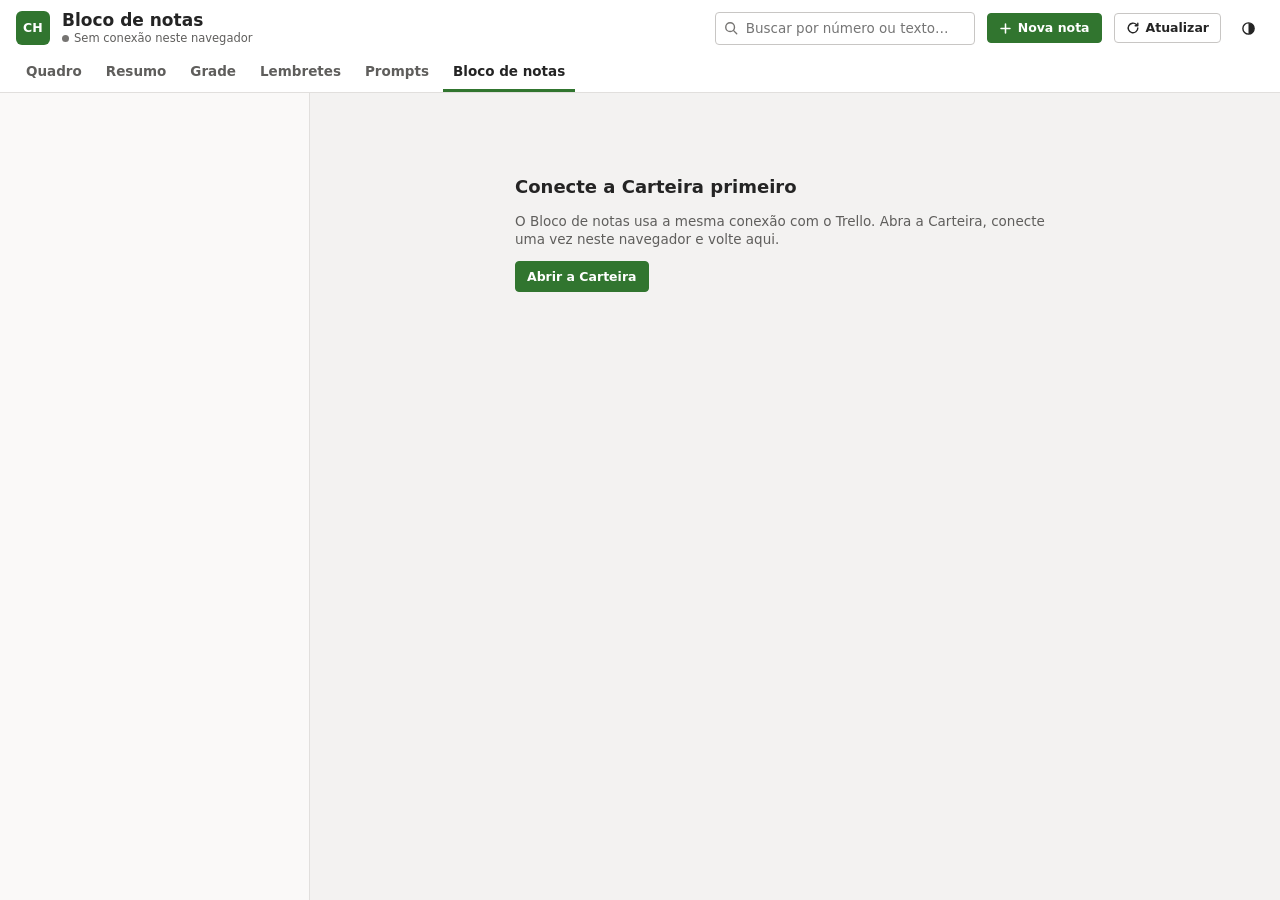
<file: notas/index.html>
<!doctype html>
<html lang="pt-BR">
<head>
<meta charset="utf-8">
<meta name="viewport" content="width=device-width,initial-scale=1">
<meta name="robots" content="noindex,nofollow">
<meta name="referrer" content="no-referrer">
<meta http-equiv="Content-Security-Policy" content="default-src 'none'; script-src 'self'; style-src 'self' 'unsafe-inline'; connect-src https://api.trello.com; img-src data:; base-uri 'none'; form-action 'none'">
<title>Bloco de notas · Carteira Hidráulica</title>
<link rel="icon" href="data:image/svg+xml,%3Csvg xmlns='http://www.w3.org/2000/svg' viewBox='0 0 32 32'%3E%3Crect width='32' height='32' rx='7' fill='%2331752f'/%3E%3Ctext x='16' y='21' font-family='Segoe UI,Arial' font-size='14' font-weight='700' fill='white' text-anchor='middle'%3EN%3C/text%3E%3C/svg%3E">
<link rel="stylesheet" href="../prompts/style.css?v=4">
<link rel="stylesheet" href="notas.css?v=5">
<script src="../prompts/tema.js?v=2"></script>
</head>
<body>
<div class="app">
  <header class="top">
    <div class="plan-row">
      <div class="tile" aria-hidden="true">CH</div>
      <div class="plan-name">
        <h1>Bloco de notas</h1>
        <p><span class="sync off" id="sync"><i></i><span id="syncTxt">Conectando…</span></span></p>
      </div>
      <div class="spacer"></div>
      <label class="search" title="Atalho: /">
        <svg width="14" height="14" viewBox="0 0 16 16" aria-hidden="true"><circle cx="7" cy="7" r="5" fill="none" stroke="currentColor" stroke-width="1.6"/><path d="M11 11l3.5 3.5" stroke="currentColor" stroke-width="1.6" stroke-linecap="round"/></svg>
        <input id="q" type="search" placeholder="Buscar por número ou texto…" autocomplete="off" aria-label="Buscar nota">
      </label>
      <button class="btn primary" type="button" data-act="new" title="Nova nota (N)">
        <svg width="13" height="13" viewBox="0 0 16 16" aria-hidden="true"><path d="M8 2.5v11M2.5 8h11" stroke="currentColor" stroke-width="1.9" stroke-linecap="round"/></svg>Nova nota</button>
      <button class="btn" type="button" data-act="refresh" title="Atualizar agora (R)">
        <svg width="14" height="14" viewBox="0 0 16 16" aria-hidden="true"><path d="M13.5 8a5.5 5.5 0 1 1-1.6-3.9M13.5 2.5v3h-3" fill="none" stroke="currentColor" stroke-width="1.6" stroke-linecap="round" stroke-linejoin="round"/></svg>Atualizar</button>
      <button class="btn icon ghost" type="button" data-act="theme" title="Tema claro/escuro" aria-label="Alternar tema">
        <svg width="15" height="15" viewBox="0 0 16 16" aria-hidden="true"><circle cx="8" cy="8" r="6" fill="none" stroke="currentColor" stroke-width="1.5"/><path d="M8 2a6 6 0 0 1 0 12z" fill="currentColor"/></svg></button>
    </div>
    <div class="tabs-row">
      <nav class="tabs" aria-label="Visões">
        <a class="tab" href="../" data-view="quadro">Quadro</a>
        <a class="tab" href="../" data-view="resumo">Resumo</a>
        <a class="tab" href="../" data-view="grade">Grade</a>
        <a class="tab" href="../" data-view="lembretes">Lembretes</a>
        <a class="tab" href="../prompts/">Prompts</a>
        <a class="tab" href="./" aria-current="page">Bloco de notas</a>
      </nav>
    </div>
  </header>
  <main class="layout" id="layout">
    <aside class="side" id="side" aria-label="Lista de notas"></aside>
    <section class="pane" id="pane"></section>
  </main>
</div>
<div id="toast" class="toast" role="status" hidden></div>
<script src="app.js?v=5"></script>
</body>
</html>
</file>
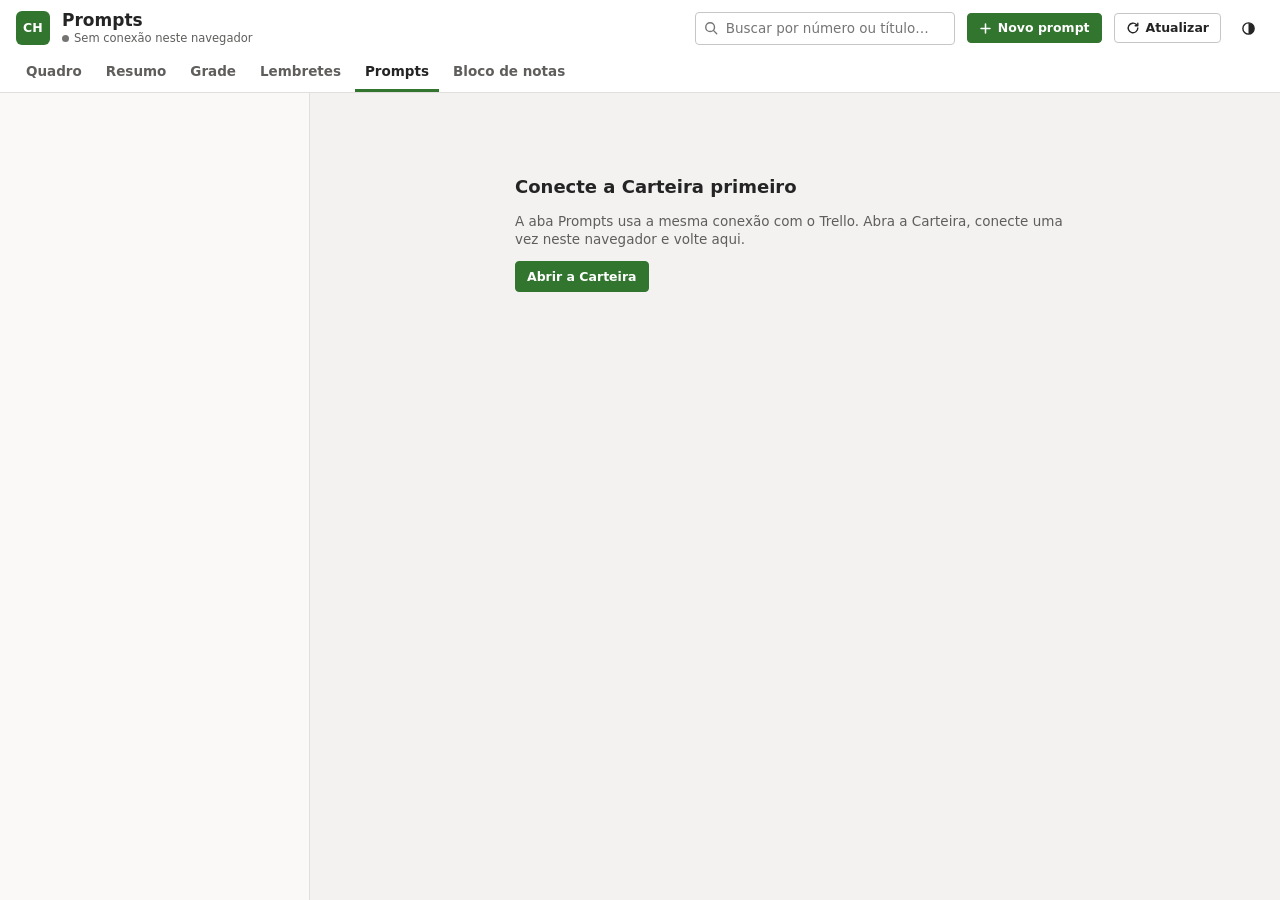
<file: prompts/index.html>
<!doctype html>
<html lang="pt-BR">
<head>
<meta charset="utf-8">
<meta name="viewport" content="width=device-width,initial-scale=1">
<meta name="robots" content="noindex,nofollow">
<meta name="referrer" content="no-referrer">
<meta http-equiv="Content-Security-Policy" content="default-src 'none'; script-src 'self'; style-src 'self' 'unsafe-inline'; connect-src https://api.trello.com; img-src data:; base-uri 'none'; form-action 'none'">
<title>Prompts · Carteira Hidráulica</title>
<link rel="icon" href="data:image/svg+xml,%3Csvg xmlns='http://www.w3.org/2000/svg' viewBox='0 0 32 32'%3E%3Crect width='32' height='32' rx='7' fill='%2331752f'/%3E%3Ctext x='16' y='21' font-family='Segoe UI,Arial' font-size='14' font-weight='700' fill='white' text-anchor='middle'%3EP%3C/text%3E%3C/svg%3E">
<link rel="stylesheet" href="style.css?v=4">
<script src="tema.js?v=2"></script>
</head>
<body>
<div class="app">
  <header class="top">
    <div class="plan-row">
      <div class="tile" aria-hidden="true">CH</div>
      <div class="plan-name">
        <h1>Prompts</h1>
        <p><span class="sync off" id="sync"><i></i><span id="syncTxt">Conectando…</span></span></p>
      </div>
      <div class="spacer"></div>
      <label class="search" title="Atalho: /">
        <svg width="14" height="14" viewBox="0 0 16 16" aria-hidden="true"><circle cx="7" cy="7" r="5" fill="none" stroke="currentColor" stroke-width="1.6"/><path d="M11 11l3.5 3.5" stroke="currentColor" stroke-width="1.6" stroke-linecap="round"/></svg>
        <input id="q" type="search" placeholder="Buscar por número ou título…" autocomplete="off" aria-label="Buscar prompt">
      </label>
      <button class="btn primary" type="button" data-act="new" title="Novo prompt (N)">
        <svg width="13" height="13" viewBox="0 0 16 16" aria-hidden="true"><path d="M8 2.5v11M2.5 8h11" stroke="currentColor" stroke-width="1.9" stroke-linecap="round"/></svg>Novo prompt</button>
      <button class="btn" type="button" data-act="refresh" title="Atualizar agora (R)">
        <svg width="14" height="14" viewBox="0 0 16 16" aria-hidden="true"><path d="M13.5 8a5.5 5.5 0 1 1-1.6-3.9M13.5 2.5v3h-3" fill="none" stroke="currentColor" stroke-width="1.6" stroke-linecap="round" stroke-linejoin="round"/></svg>Atualizar</button>
      <button class="btn icon ghost" type="button" data-act="theme" title="Tema claro/escuro" aria-label="Alternar tema">
        <svg width="15" height="15" viewBox="0 0 16 16" aria-hidden="true"><circle cx="8" cy="8" r="6" fill="none" stroke="currentColor" stroke-width="1.5"/><path d="M8 2a6 6 0 0 1 0 12z" fill="currentColor"/></svg></button>
    </div>
    <div class="tabs-row">
      <nav class="tabs" aria-label="Visões">
        <a class="tab" href="../" data-view="quadro">Quadro</a>
        <a class="tab" href="../" data-view="resumo">Resumo</a>
        <a class="tab" href="../" data-view="grade">Grade</a>
        <a class="tab" href="../" data-view="lembretes">Lembretes</a>
        <a class="tab" href="./" aria-current="page">Prompts</a>
        <a class="tab" href="../notas/">Bloco de notas</a>
      </nav>
    </div>
  </header>
  <main class="layout" id="layout">
    <aside class="side" id="side" aria-label="Lista de prompts"></aside>
    <section class="pane" id="pane"></section>
  </main>
</div>
<div id="toast" class="toast" role="status" hidden></div>
<script src="app.js?v=7"></script>
</body>
</html>
</file>
<file: prompts/style.css>
:root{
  --bg:#f3f2f1; --surface:#ffffff; --surface-2:#faf9f8; --fg:#242424; --fg-2:#5f5e5c; --fg-3:#767472;
  --line:#e1dfdd; --line-2:#c8c6c4; --col-bg:#e9e7e4;
  --accent:#31752f; --accent-strong:#1f5c1d; --accent-soft:#e6f1e4; --on-accent:#ffffff;
  --late:#c4314b; --on-late:#ffffff; --late-bg:#fdf0f2; --late-bd:#eab0bb;
  --today:#c25000; --on-today:#ffffff; --today-bg:#fdf3eb; --today-bd:#f0c19d;
  --soon:#835c00; --soon-bg:#fbf4df;
  --urg:#b0008f; --on-urg:#ffffff; --urg-bg:#fcebf8; --urg-bd:#e5a3d8;
  --and:#8a6d00; --and-bg:#fbf1c7;
  --plat2:#0f6cbd; --plat2-bg:#e3eefa; --plat1:#7a4fb3; --plat1-bg:#efe7f9; --plat3:#a4511d; --plat3-bg:#fbede3;
  --wait-long:#3d5a80; --wait-long-bg:#e8eef6;
  --bar:#2f6db0; --bar-late:#c4314b; --track:#ecebe9;
  --shadow:0 1px 2px rgba(0,0,0,.08),0 0 1px rgba(0,0,0,.12);
  --shadow-h:0 4px 11.5px rgba(0,0,0,.13),0 0 2px rgba(0,0,0,.12);
  --scrim:rgba(0,0,0,.28);
  --font:"Segoe UI",system-ui,-apple-system,"Helvetica Neue",Arial,sans-serif;
  color-scheme:light;
}
@media (prefers-color-scheme: dark){:root:not([data-theme="light"]){
  --bg:#1b1a19; --surface:#2a2928; --surface-2:#242322; --fg:#f3f2f1; --fg-2:#c8c6c4; --fg-3:#a19f9d;
  --line:#3b3a39; --line-2:#5c5a58; --col-bg:#232221;
  --accent:#6fb46d; --accent-strong:#93cf90; --accent-soft:#22361f; --on-accent:#0c1e0b;
  --late:#ff8597; --on-late:#2b0b11; --late-bg:#3a1d23; --late-bd:#6e2f3b;
  --today:#f4a161; --on-today:#2b1505; --today-bg:#38281b; --today-bd:#6b4527;
  --soon:#e2bf63; --soon-bg:#322d1a;
  --urg:#f28ee0; --on-urg:#2b0625; --urg-bg:#37182f; --urg-bd:#6e2c61;
  --and:#e8cf6a; --and-bg:#353016;
  --plat2:#86bbf0; --plat2-bg:#1b2e44; --plat1:#c4a8ee; --plat1-bg:#2e2342; --plat3:#f0a877; --plat3-bg:#3c291c;
  --wait-long:#9fbbe0; --wait-long-bg:#1f2a3a;
  --bar:#4f8fd6; --bar-late:#e5566e; --track:#353433;
  --shadow:0 1px 2px rgba(0,0,0,.5),0 0 1px rgba(0,0,0,.6);
  --shadow-h:0 4px 13.5px rgba(0,0,0,.55),0 0 2px rgba(0,0,0,.6);
  --scrim:rgba(0,0,0,.5);
  color-scheme:dark;
}}
:root[data-theme="dark"]{
  --bg:#1b1a19; --surface:#2a2928; --surface-2:#242322; --fg:#f3f2f1; --fg-2:#c8c6c4; --fg-3:#a19f9d;
  --line:#3b3a39; --line-2:#5c5a58; --col-bg:#232221;
  --accent:#6fb46d; --accent-strong:#93cf90; --accent-soft:#22361f; --on-accent:#0c1e0b;
  --late:#ff8597; --on-late:#2b0b11; --late-bg:#3a1d23; --late-bd:#6e2f3b;
  --today:#f4a161; --on-today:#2b1505; --today-bg:#38281b; --today-bd:#6b4527;
  --soon:#e2bf63; --soon-bg:#322d1a;
  --urg:#f28ee0; --on-urg:#2b0625; --urg-bg:#37182f; --urg-bd:#6e2c61;
  --and:#e8cf6a; --and-bg:#353016;
  --plat2:#86bbf0; --plat2-bg:#1b2e44; --plat1:#c4a8ee; --plat1-bg:#2e2342; --plat3:#f0a877; --plat3-bg:#3c291c;
  --wait-long:#9fbbe0; --wait-long-bg:#1f2a3a;
  --bar:#4f8fd6; --bar-late:#e5566e; --track:#353433;
  --shadow:0 1px 2px rgba(0,0,0,.5),0 0 1px rgba(0,0,0,.6);
  --shadow-h:0 4px 13.5px rgba(0,0,0,.55),0 0 2px rgba(0,0,0,.6);
  --scrim:rgba(0,0,0,.5);
  color-scheme:dark;
}
*{box-sizing:border-box}
html,body{height:100%;margin:0}
body{background:var(--bg);color:var(--fg);font-family:var(--font);font-size:13.5px;line-height:1.4;-webkit-font-smoothing:antialiased}
button,input,select{font:inherit;color:inherit}
button{cursor:pointer}
a{color:inherit}
:focus-visible{outline:2px solid var(--accent);outline-offset:2px}
.num{font-variant-numeric:tabular-nums}
[hidden]{display:none!important}

/* ---------- barra do plano ---------- */
.app{display:flex;flex-direction:column;height:100%;min-height:0}
.top{background:var(--surface);border-bottom:1px solid var(--line);padding:10px 16px 0;display:flex;flex-direction:column;gap:8px}
.plan-row{display:flex;align-items:center;gap:12px;flex-wrap:wrap}
.tile{width:34px;height:34px;border-radius:6px;background:var(--accent);color:var(--on-accent);display:grid;place-items:center;font-weight:700;font-size:12.5px;letter-spacing:.02em;flex:none}
.plan-name{min-width:0}
.plan-name h1{margin:0;font-size:17px;font-weight:700;line-height:1.2}
.plan-name p{margin:0;font-size:11.5px;color:var(--fg-2);display:flex;gap:6px;align-items:center;flex-wrap:wrap}
.sync{display:inline-flex;align-items:center;gap:5px}
.sync i{width:7px;height:7px;border-radius:50%;background:var(--accent);display:inline-block}
.sync.err i{background:var(--late)}
.sync.off i{background:var(--fg-3)}
.sync.busy i{background:var(--today);animation:pulse 1s ease-in-out infinite}
@keyframes pulse{50%{opacity:.3}}
@media (prefers-reduced-motion:reduce){.sync.busy i{animation:none}}
.spacer{flex:1}
.search{display:flex;align-items:center;gap:6px;border:1px solid var(--line-2);border-radius:4px;padding:5px 8px;background:var(--surface);min-width:0;flex:0 1 260px}
.search input{border:0;background:transparent;outline:0;min-width:0;width:100%}
.search svg{flex:none;color:var(--fg-3)}
.btn{border:1px solid var(--line-2);background:var(--surface);border-radius:4px;padding:5.5px 11px;font-weight:600;font-size:12.5px;display:inline-flex;align-items:center;gap:6px;white-space:nowrap;text-decoration:none}
.btn:hover{background:var(--surface-2)}
.btn.primary{background:var(--accent);border-color:var(--accent);color:var(--on-accent)}
.btn.primary:hover{background:var(--accent-strong);border-color:var(--accent-strong)}
.btn.ghost{border-color:transparent;background:transparent}
.btn.ghost:hover{background:var(--surface-2)}
.btn.icon{padding:5.5px 7px}
.btn:disabled{opacity:.55;cursor:default}
.tabs-row{display:flex;align-items:flex-end;gap:8px;flex-wrap:wrap}
.tabs{display:flex;gap:4px;overflow-x:auto;scrollbar-width:none}
.tab{border:0;background:transparent;padding:7.5px 10px 8.5px;font-weight:600;color:var(--fg-2);border-bottom:3px solid transparent;white-space:nowrap}
.tab[aria-selected="true"]{color:var(--fg);border-bottom-color:var(--accent)}

/* ---------- aba Prompts ---------- */
input,textarea{font:inherit;color:inherit}
a.tab{text-decoration:none;display:inline-block}
a.tab[aria-current="page"]{color:var(--fg);border-bottom-color:var(--accent)}
.layout{flex:1;min-height:0;display:grid;grid-template-columns:minmax(250px,310px) minmax(0,1fr)}
.side{background:var(--surface-2);border-right:1px solid var(--line);overflow:auto;padding:10px 10px 24px;min-height:0}
.pane{overflow:auto;min-height:0;min-width:0;padding:18px 22px 40px}
.group{margin:10px 4px 6px;font-size:12px;font-weight:700;color:var(--fg-2);display:flex;gap:6px;align-items:center}
.group:first-child{margin-top:2px}
.count{font-weight:600;color:var(--fg-3)}
.group-btn{display:flex;gap:6px;width:100%;margin-top:12px;padding:6px 4px;border:0;border-top:1px solid var(--line);background:transparent;font-size:12px;font-weight:700;color:var(--fg-2);text-align:left}
.group-btn::before{content:"›";transition:transform .12s}
.group-btn[aria-expanded="true"]::before{transform:rotate(90deg)}
.pad{margin:2px 4px 6px}
.item{display:flex;flex-direction:column;gap:2px;width:100%;margin-bottom:6px;padding:8px 10px;border:1px solid var(--line);border-radius:6px;background:var(--surface);text-align:left;box-shadow:var(--shadow)}
.item:hover{border-color:var(--line-2)}
.item.on{border-color:var(--accent);box-shadow:inset 3px 0 0 var(--accent)}
.item-top{display:flex;align-items:center;gap:6px}
.code{font-weight:700;color:var(--accent-strong);font-size:12px}
.when{margin-left:auto;font-size:11px;color:var(--fg-3)}
.dot{font-size:10.5px;font-weight:700;padding:0 6px;border-radius:9px;background:var(--accent);color:var(--on-accent)}
.item-title{font-size:13px;overflow:hidden;display:-webkit-box;-webkit-line-clamp:2;-webkit-box-orient:vertical;overflow-wrap:anywhere}
.empty{max-width:560px;margin:7vh auto 0;display:flex;flex-direction:column;gap:12px;align-items:flex-start}
.empty h2{margin:0;font-size:18px}
.empty p{margin:0;color:var(--fg-2)}
.empty ol{margin:0;padding-left:20px;display:flex;flex-direction:column;gap:6px;color:var(--fg-2)}
.card{max-width:880px;margin:0 auto;display:flex;flex-direction:column;gap:14px}
.head{display:flex;flex-direction:column;gap:10px;padding-bottom:12px;border-bottom:1px solid var(--line)}
.head-t{display:flex;flex-wrap:wrap;align-items:center;gap:8px}
.head h2{flex:1 1 100%;margin:0;font-size:18px;line-height:1.25;overflow-wrap:anywhere}
.code.big{font-size:14px}
.pill{font-size:11px;font-weight:700;padding:1px 8px;border-radius:9px}
.pill.todo{background:var(--today-bg);color:var(--today)}
.pill.done{background:var(--accent-soft);color:var(--accent-strong)}
.pill.arch{background:var(--track);color:var(--fg-2)}
.pill.run{background:var(--accent-soft);color:var(--accent-strong)}
.pill.err{background:var(--today-bg);color:var(--today)}
.row{display:flex;flex-wrap:wrap;gap:8px;align-items:center}
.back{display:none;align-self:flex-start}
.msg{border-radius:6px;padding:8px 10px;font-size:12.5px;font-weight:600}
.msg.ok{background:var(--accent-soft);color:var(--accent-strong)}
.msg.warn{background:var(--today-bg);color:var(--today);border:1px solid var(--today-bd)}
.fine{font-size:11.5px;color:var(--fg-3);font-weight:400}
.fine.over,.over{color:var(--late);font-weight:700}
.wait{padding:10px 12px;border:1px dashed var(--line-2);border-radius:6px;background:var(--surface-2);display:flex;flex-wrap:wrap;gap:8px;align-items:center;justify-content:space-between}
.wait code{font-weight:700}
.wait.warned{border-style:solid;border-color:var(--today-bd);background:var(--today-bg)}
.run-opts{flex-wrap:wrap}
.block{background:var(--surface);border:1px solid var(--line);border-radius:6px;padding:12px 14px;display:flex;flex-direction:column;gap:10px;min-width:0}
details.block{display:block}
details.block>*+*{margin-top:10px}
details.block>summary{cursor:pointer;font-weight:700}
.block-h{display:flex;justify-content:space-between;align-items:baseline;gap:8px}
.block-h h3{margin:0;font-size:15px}
.tools{gap:6px}
.prompt{margin:0;white-space:pre-wrap;overflow-wrap:anywhere;font-family:var(--font);font-size:13px}
.md{min-width:0;overflow-wrap:anywhere;font-size:14px;line-height:1.5}
.md>:first-child{margin-top:0}
.md>:last-child{margin-bottom:0}
.md h2,.md h3,.md h4,.md h5,.md h6{margin:18px 0 6px;line-height:1.25}
.md h2{font-size:17px}
.md h3{font-size:15.5px}
.md h4,.md h5,.md h6{font-size:14px}
.md p{margin:8px 0}
.md ul,.md ol{margin:8px 0;padding-left:22px}
.md li{margin:3px 0}
.md hr{border:0;border-top:1px solid var(--line);margin:14px 0}
.md a{color:var(--accent-strong)}
.md code{font-family:Consolas,Menlo,monospace;font-size:12.5px;background:var(--track);padding:0 4px;border-radius:3px}
.md pre{background:var(--surface-2);border:1px solid var(--line);border-radius:5px;padding:8px 10px;overflow:auto}
.md pre code{background:transparent;padding:0}
.md blockquote{margin:8px 0;padding:2px 0 2px 12px;border-left:3px solid var(--accent);color:var(--fg-2)}
.tbl{overflow-x:auto;margin:10px 0}
.md table{border-collapse:collapse;width:100%;font-size:13px}
.md th,.md td{border:1px solid var(--line-2);padding:5px 8px;vertical-align:top;text-align:left;overflow-wrap:normal}
.md th{background:var(--accent-soft)}
.md .al-c{text-align:center}
.md .al-d{text-align:right}
.block h3{margin:0;font-size:15px}
.pending{border-color:var(--today-bd);background:var(--today-bg)}
.pending code{font-weight:700;font-size:12.5px}
.ask-q{border-left:3px solid var(--accent);padding:2px 0 2px 10px;display:flex;flex-direction:column;gap:2px}
.composer h2{margin:0;font-size:18px}
.fld{display:flex;flex-direction:column;gap:4px;font-weight:600;font-size:12.5px}
.inp{width:100%;border:1px solid var(--line-2);border-radius:4px;background:var(--surface);padding:7px 9px;font-weight:400;font-size:13.5px}
textarea.inp{resize:vertical;min-height:260px;line-height:1.45}
textarea.ask-in{min-height:76px}
select.inp{padding:4px 6px}
.reg{display:flex;flex-direction:column;gap:8px;padding:10px;border:1px solid var(--line);border-radius:6px;background:var(--surface-2)}
.clip{position:fixed;left:-9999px;top:0}
.toast{position:fixed;left:50%;bottom:22px;transform:translateX(-50%);background:var(--fg);color:var(--bg);padding:8px 14px;border-radius:6px;font-weight:600;font-size:12.5px;z-index:40;box-shadow:var(--shadow-h);max-width:calc(100vw - 32px)}
.toast.err{background:var(--late);color:var(--on-late)}
@media (max-width:820px){
  .layout{grid-template-columns:minmax(0,1fr)}
  .side{border-right:0}
  .pane{display:none;padding:12px 16px 32px}
  .layout.open .side{display:none}
  .layout.open .pane{display:block}
  .back{display:inline-flex}
  .search{flex:1 1 100%;order:5}
}
@media (max-width:440px){.tab{padding-left:7px;padding-right:7px}.tabs{gap:0}}
@media print{.top,.side,.tools,.back{display:none}.layout{display:block}.pane{overflow:visible}}
</file>
<file: notas/notas.css>
/* Bloco de notas: só o que a aba Prompts não tem. As cores vêm de ../prompts/style.css. */
.pill.novo{background:var(--today-bg);color:var(--today)}
.pill.copiada{background:var(--track);color:var(--fg-2)}
.pill.respondida{background:var(--accent-soft);color:var(--accent-strong)}
.tag{font-size:10.5px;font-weight:700;padding:0 6px;border-radius:9px;background:var(--track);color:var(--fg-2)}
.tag.ok{background:var(--accent-soft);color:var(--accent-strong)}
.composer textarea.inp{min-height:300px}
.how{margin:0;padding:10px 12px;border:1px dashed var(--line-2);border-radius:6px;background:var(--surface-2);color:var(--fg-2);font-size:12.5px;font-weight:400}
.how b{color:var(--fg)}
.confirm{display:flex;flex-wrap:wrap;gap:8px;align-items:center;padding:8px 10px;border-radius:6px;background:var(--late-bg);border:1px solid var(--late-bd);color:var(--late);font-weight:600;font-size:12.5px}
.tag{white-space:nowrap}
hr.sep{border:0;border-top:1px solid var(--line);margin:12px 0}
details.block .ask-q{margin-top:10px}

/* ---------- painel: o Bloco de notas dentro da Carteira, à direita do quadro ---------- */
html.painel .top{display:none}
html.painel .layout{display:flex;flex-direction:column;overflow:auto;background:var(--bg)}
html.painel .pane{display:block;flex:none;order:0;overflow:visible;padding:12px 12px 6px}
html.painel .side{display:block;flex:none;order:1;overflow:visible;background:transparent;border:0;padding:4px 12px 24px}
html.painel .layout.open .side{display:block}
html.painel .layout.detail .side{display:none}
html.painel .layout.detail .pane{padding-bottom:28px}
html.painel .back{display:none}
html.painel .layout.detail .back{display:inline-flex}
html.painel .card{gap:10px}
html.painel .composer h2{font-size:14px}
html.painel .composer textarea.inp{min-height:110px;height:130px;max-height:50vh}
html.painel .composer .fld > span{display:none}
html.painel .composer .how{display:none}
html.painel .head h2{font-size:15px}
html.painel .md{font-size:13px}
html.painel .toast{bottom:12px}
.pitem{display:flex;flex-direction:column;gap:6px;margin-bottom:8px;padding:9px 10px;border:1px solid var(--line);border-radius:7px;background:var(--surface);box-shadow:var(--shadow);min-width:0}
.pitem.novo{border-color:var(--today-bd)}
.pitem.nova{border-color:var(--accent);box-shadow:inset 3px 0 0 var(--accent),var(--shadow)}
.pitem .ptext{border:0;background:transparent;padding:0;text-align:left;font-size:12.5px;line-height:1.42;color:var(--fg-2);white-space:pre-wrap;overflow-wrap:anywhere;display:-webkit-box;-webkit-line-clamp:4;-webkit-box-orient:vertical;overflow:hidden;cursor:pointer}
.pitem .ptext:hover{color:var(--fg)}
.pitem .row{gap:6px}
.pitem .btn{padding:4px 10px;font-size:12px}
</file>
